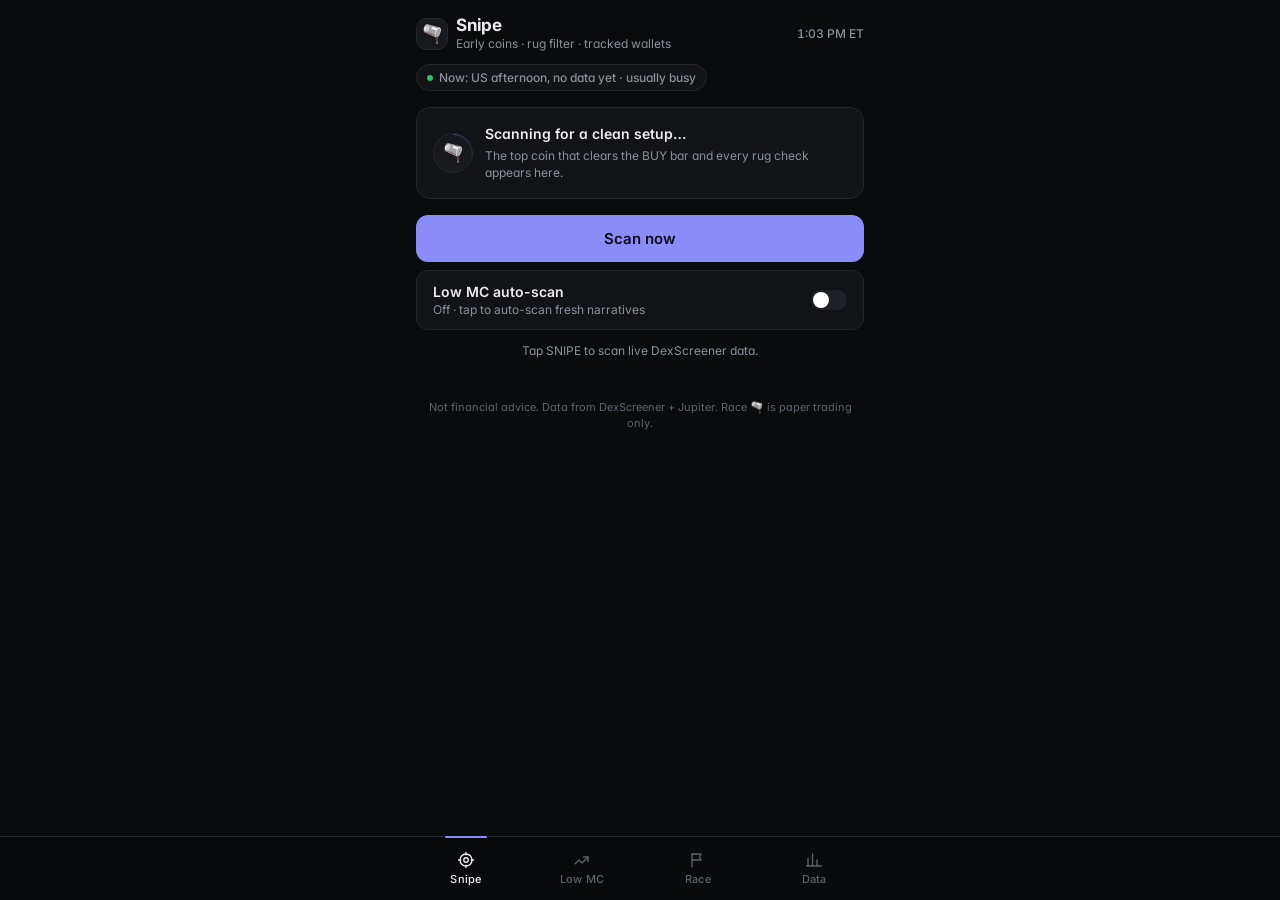
<file: snipe/index.html>
<!DOCTYPE html>
<html lang="en">
<head>
  <meta charset="UTF-8" />
  <meta name="viewport" content="width=device-width, initial-scale=1, viewport-fit=cover" />
  <meta name="theme-color" content="#0a0b0d" />
  <meta name="apple-mobile-web-app-capable" content="yes" />
  <meta name="apple-mobile-web-app-status-bar-style" content="black-translucent" />
  <meta name="description" content="Pocket Solana coin sniper. Live DexScreener + Jupiter stats, rug filter, tracked wallets, open picks in fomo." />
  <title>Snipe 🫗</title>
  <link rel="icon" href="data:image/svg+xml,<svg xmlns='http://www.w3.org/2000/svg' viewBox='0 0 100 100'><text y='.9em' font-size='90'>🫗</text></svg>" />
  <link rel="preconnect" href="https://fonts.googleapis.com" /><link rel="preconnect" href="https://fonts.gstatic.com" crossorigin />
  <link href="https://fonts.googleapis.com/css2?family=Inter:wght@400;500;600;700&display=swap" rel="stylesheet" />
  <style>
    :root {
      --bg: #0a0b0d; --s1: #121317; --s2: #17191e; --s3: #1e2027; --line: #24262d; --line2: #2e313a;
      --text: #ececf1; --muted: #8b8f9a; --dim: #5d616c;
      --accent: #8b8cf8; --accent-ink: #0d0d1a; --accent-soft: rgba(139,140,248,.12);
      --green: #2fbf71; --green-soft: rgba(47,191,113,.12); --red: #ef4f5f; --red-soft: rgba(239,79,95,.12); --amber: #d9a441; --amber-soft: rgba(217,164,65,.12);
      --r: 12px; --r2: 14px;
      --font: Inter, -apple-system, BlinkMacSystemFont, "Segoe UI", Roboto, system-ui, sans-serif;
      /* legacy names used by inline styles in scripts */
      --lime: var(--accent); --cyan: var(--accent); --pink: var(--accent); --yellow: var(--amber); --orange: var(--amber); --card-border: var(--line); --chip: var(--s3); --display: var(--font);
    }
    * { box-sizing: border-box; margin: 0; padding: 0; }
    html, body { background: var(--bg); color: var(--text); font-family: var(--font); font-size: 14px; line-height: 1.45; min-height: 100%; -webkit-tap-highlight-color: transparent; -webkit-font-smoothing: antialiased; font-feature-settings: "tnum" 1, "cv11" 1; }
    body { padding: calc(16px + env(safe-area-inset-top)) 16px calc(88px + env(safe-area-inset-bottom)); max-width: 480px; margin: 0 auto; overflow-x: hidden; }
    a { color: var(--accent); text-decoration: none; }
    b, strong { font-weight: 600; }
    header { display: flex; align-items: center; gap: 8px; margin-bottom: 12px; }
    .mascot { width: 32px; height: 32px; border-radius: 10px; background: var(--s2); border: 1px solid var(--line); display: grid; place-items: center; font-size: 18px; }
    .logo { font-size: 17px; font-weight: 700; letter-spacing: -.01em; line-height: 1.1; }
    header .sub { font-size: 12px; }
    .hdr-right { margin-left: auto; text-align: right; white-space: nowrap; font-size: 12px; color: var(--muted); font-weight: 500; }
    .pills { display: flex; gap: 8px; flex-wrap: wrap; margin: 0 0 16px; }
    .pill { font-size: 12px; font-weight: 500; padding: 4px 10px; border-radius: 999px; background: var(--s1); border: 1px solid var(--line); color: var(--muted); white-space: nowrap; }
    .pill.good::before, .pill.weak::before { content: ""; display: inline-block; width: 6px; height: 6px; border-radius: 50%; margin-right: 6px; vertical-align: 1px; }
    .pill.good::before { background: var(--green); } .pill.weak::before { background: var(--amber); }
    .pill.whale { color: var(--muted); }
    /* bottom tab bar */
    .modebar { position: fixed; left: 0; right: 0; bottom: 0; z-index: 30; display: grid; grid-template-columns: repeat(4, 1fr); padding: 6px max(8px, calc(50% - 232px)) calc(6px + env(safe-area-inset-bottom)); background: rgba(10,11,13,.92); backdrop-filter: blur(16px); -webkit-backdrop-filter: blur(16px); border-top: 1px solid var(--line); }
    .modebar button { border: 0; background: transparent; color: var(--dim); border-radius: 10px; padding: 8px 2px; font: 500 11px/1.2 var(--font); letter-spacing: .02em; cursor: pointer; display: flex; flex-direction: column; align-items: center; gap: 4px; position: relative; transition: color .15s; }
    .modebar button i { font-style: normal; width: 18px; height: 18px; display: block; }
    .modebar button i svg { width: 18px; height: 18px; stroke: currentColor; fill: none; stroke-width: 1.8; stroke-linecap: round; stroke-linejoin: round; }
    .modebar button.on { color: var(--text); }
    .modebar button.on::before { content: ""; position: absolute; top: -7px; left: 32%; right: 32%; height: 2px; border-radius: 2px; background: var(--accent); }
    .modebar button.lit::after { content: ""; position: absolute; top: 6px; right: 34%; width: 6px; height: 6px; border-radius: 50%; background: var(--accent); }
    .view[hidden] { display: none !important; }
    /* scan controls */
    #snipe { display: block; width: 100%; border: 0; border-radius: var(--r); color: var(--accent-ink); background: var(--accent); font: 600 15px var(--font); padding: 14px 16px; cursor: pointer; transition: opacity .15s, transform .1s; }
    #snipe:active { transform: scale(.99); opacity: .9; }
    #snipe.busy { background: var(--s3); color: var(--muted); }
    #snipe:disabled { cursor: wait; }
    #lowmc { display: flex; width: 100%; align-items: center; justify-content: space-between; gap: 12px; margin-top: 8px; background: var(--s1); border: 1px solid var(--line); color: var(--text); border-radius: var(--r); padding: 12px 16px; font: 600 14px var(--font); cursor: pointer; transition: border-color .15s; }
    #lowmc .lowmc-copy { text-align: left; }
    #lowmc .lowmc-kicker { display: block; font-size: 12px; font-weight: 400; color: var(--muted); margin-top: 2px; }
    #lowmc.on { border-color: var(--line2); }
    .switch { width: 36px; height: 20px; border-radius: 999px; background: var(--s3); position: relative; flex: 0 0 36px; transition: background .15s; }
    #lowmc.on .switch { background: var(--accent); }
    .knob { position: absolute; top: 2px; left: 2px; width: 16px; height: 16px; border-radius: 50%; background: #fff; transition: transform .2s ease; }
    #lowmc.on .knob { transform: translateX(16px); }
    #status { text-align: center; color: var(--muted); font-size: 12px; min-height: 16px; margin: 12px 0 16px; }
    #status.err { color: var(--red); }
    .pulse { display: inline-block; width: 6px; height: 6px; border-radius: 50%; background: var(--green); margin-right: 8px; vertical-align: 1px; animation: pulse 2s ease-in-out infinite; }
    @keyframes pulse { 0%, 100% { opacity: 1; } 50% { opacity: .35; } }
    /* coin avatars: clean circles */
    .av { position: relative; flex: 0 0 auto; width: 40px; height: 40px; border-radius: 50%; overflow: hidden; display: grid; place-items: center; font-size: 15px; font-weight: 600; color: #fff; box-shadow: inset 0 0 0 1px rgba(255,255,255,.08); background-blend-mode: normal; }
    .av img { position: absolute; inset: 0; width: 100%; height: 100%; object-fit: cover; background: transparent; }
    .av.sm { width: 32px; height: 32px; font-size: 13px; }
    .av.xs { width: 20px; height: 20px; font-size: 10px; vertical-align: middle; display: inline-grid; margin-right: 8px; }
    .av.xl { width: 56px; height: 56px; font-size: 22px; }
    /* pick cards */
    #picks { display: flex; flex-direction: column; gap: 8px; }
    .card { position: relative; background: var(--s1); border: 1px solid var(--line); border-radius: var(--r2); padding: 16px; animation: fade .25s ease both; }
    @keyframes fade { from { opacity: 0; } to { opacity: 1; } }
    .card.new-hit { animation: fade .25s ease both, newhl 2.4s ease 1; }
    @keyframes newhl { 0% { border-color: var(--accent); } 100% { border-color: var(--line); } }
    .card-top { display: flex; align-items: center; gap: 12px; }
    .rank { position: absolute; top: 16px; right: 72px; font-size: 11px; color: var(--dim); font-weight: 500; }
    .ident { flex: 1; min-width: 0; }
    .name-row { display: flex; align-items: baseline; gap: 8px; flex-wrap: wrap; padding-right: 24px; }
    .name { font-size: 15px; font-weight: 600; line-height: 1.25; word-break: break-word; }
    .sym { color: var(--muted); font-size: 12px; font-weight: 500; }
    .narrative { margin-top: 2px; font-size: 12px; color: var(--muted); line-height: 1.4; display: -webkit-box; -webkit-line-clamp: 2; -webkit-box-orient: vertical; overflow: hidden; }
    .chips { display: flex; flex-wrap: wrap; gap: 4px; margin-top: 8px; }
    .tag { font-size: 11px; font-weight: 500; padding: 2px 8px; border-radius: 6px; background: var(--s3); color: var(--muted); border: 1px solid var(--line); }
    .tag.new { color: var(--accent); border-color: rgba(139,140,248,.35); background: var(--accent-soft); }
    .tag.whale { color: var(--text); } .tag.warn { color: var(--amber); background: var(--amber-soft); border-color: transparent; } .tag.rug { color: var(--red); background: var(--red-soft); border-color: transparent; }
    .score { flex: 0 0 auto; text-align: right; min-width: 48px; }
    .score b { display: block; font-size: 20px; font-weight: 600; line-height: 1.1; }
    .score small { font-size: 10px; font-weight: 500; color: var(--dim); letter-spacing: .06em; }
    .sig { margin-top: 12px; display: flex; align-items: center; gap: 8px; }
    .sig .lbl { font: 600 11px var(--font); letter-spacing: .04em; padding: 2px 8px; border-radius: 6px; min-width: 56px; text-align: center; }
    .sig .meter { flex: 1; height: 4px; border-radius: 4px; background: var(--s3); overflow: hidden; }
    .sig .meter i { display: block; height: 100%; border-radius: 4px; transition: width .4s ease; }
    .sig.good .lbl { background: var(--green); color: #06180e; } .sig.good .meter i { background: var(--green); }
    .sig.mid .lbl { background: var(--s3); color: var(--text); } .sig.mid .meter i { background: var(--muted); }
    .sig.meh .lbl { background: var(--s3); color: var(--dim); } .sig.meh .meter i { background: var(--dim); }
    .sig.bad .lbl { background: var(--red-soft); color: var(--red); } .sig.bad .meter i { background: var(--red); }
    .why { margin-top: 8px; font-size: 12px; color: var(--muted); line-height: 1.45; }
    .stats { display: grid; grid-template-columns: 1fr 1fr 1fr; gap: 1px; margin: 12px 0; background: var(--line); border: 1px solid var(--line); border-radius: 10px; overflow: hidden; }
    .stat { background: var(--s1); padding: 8px 10px; }
    .stat .k { display: block; font-size: 11px; color: var(--dim); font-weight: 500; }
    .stat .v { display: block; margin-top: 2px; font-size: 13px; font-weight: 600; font-variant-numeric: tabular-nums; }
    .pos { color: var(--green); } .neg { color: var(--red); }
    .actions { display: flex; gap: 8px; }
    .actions button, .actions a { flex: 1; text-align: center; border: 1px solid var(--line2); border-radius: 10px; padding: 10px 8px; font: 500 13px var(--font); color: var(--text); background: transparent; cursor: pointer; transition: background .15s; }
    .actions button:hover, .actions a:hover { background: var(--s2); }
    .actions a.fomo { background: var(--text); color: #0a0b0d; border-color: var(--text); font-weight: 600; flex: 1.4; }
    .actions a.dex { color: var(--text); }
    .rugbox { margin-top: 16px; } .rugbox summary { cursor: pointer; font-weight: 500; color: var(--muted); font-size: 13px; padding: 12px 16px; background: var(--s1); border: 1px solid var(--line); border-radius: var(--r); list-style: none; }
    .rugbox summary::-webkit-details-marker { display: none; }
    .rugbox[open] summary { border-radius: var(--r) var(--r) 0 0; }
    .rugbox > .rugrow { background: var(--s1); border: 1px solid var(--line); border-top: 0; padding: 8px 16px; }
    .rugrow { display: flex; gap: 12px; align-items: center; font-size: 12px; }
    .rugrow b { font-size: 13px; } .rugrow .sub:last-child { color: var(--red); }
    footer { margin-top: 24px; text-align: center; color: var(--dim); font-size: 11px; line-height: 1.5; }
    .toast { position: fixed; left: 50%; bottom: calc(80px + env(safe-area-inset-bottom)); transform: translateX(-50%) translateY(8px); background: var(--s3); border: 1px solid var(--line2); color: var(--text); font-size: 13px; font-weight: 500; padding: 8px 16px; border-radius: 10px; opacity: 0; pointer-events: none; transition: opacity .2s, transform .2s; z-index: 40; }
    .toast.show { opacity: 1; transform: translateX(-50%) translateY(0); }
    /* panels */
    .engine-line { font-size: 12px; margin: 4px 0 8px; color: var(--muted); }
    .engine-line.ok::before, .engine-line.warn::before { content: ""; display: inline-block; width: 6px; height: 6px; border-radius: 50%; margin-right: 8px; vertical-align: 1px; }
    .engine-line.ok::before { background: var(--green); } .engine-line.warn { color: var(--amber); } .engine-line.warn::before { background: var(--amber); }
    .panel { background: var(--s1); border: 1px solid var(--line); border-radius: var(--r2); padding: 16px; margin-bottom: 8px; }
    .panel h2 { font-weight: 600; font-size: 14px; color: var(--text); margin-bottom: 12px; }
    .empty { color: var(--dim); font-size: 13px; text-align: center; padding: 8px 0; }
    .sub { color: var(--muted); font-size: 12px; font-weight: 400; }
    /* race: minimal progress bars */
    .track { display: grid; gap: 16px; margin: 16px 0; padding: 0; }
    .track .lane, .track .finish { display: none; }
    .runner { position: relative !important; left: auto !important; top: auto !important; transform: none !important; height: 6px; border-radius: 6px; background: var(--s3); }
    .runner::before { content: attr(data-name); position: absolute; left: 0; bottom: 12px; font-size: 12px; color: var(--muted); }
    .runner .car { display: none; }
    .runner .fill { position: absolute; left: 0; top: 0; bottom: 0; border-radius: 6px; background: var(--accent); transition: width .8s ease; }
    #run-me .fill { background: var(--text); }
    .runner small { position: absolute; right: 0; bottom: 10px; font: 600 12px var(--font); color: var(--text); font-variant-numeric: tabular-nums; }
    .track { padding-top: 20px; }
    .track .runner + .runner { margin-top: 16px; }
    .scorebox { display: grid; grid-template-columns: 1fr 1fr; gap: 8px; }
    .scorebox > div { background: var(--s2); border: 1px solid var(--line); border-radius: var(--r); padding: 12px; font-size: 12px; color: var(--muted); font-weight: 500; }
    .scorebox b { display: block; font-weight: 600; font-size: 20px; margin: 2px 0; color: var(--text); font-variant-numeric: tabular-nums; }
    .scorebox b.up { color: var(--green); } .scorebox b.down { color: var(--red); }
    .scorebox .sub { display: block; min-height: 16px; font-size: 11px; }
    .timer { text-align: center; font-size: 32px; font-weight: 600; letter-spacing: -.01em; font-variant-numeric: tabular-nums; color: var(--text); }
    .timer small { display: block; font: 500 11px var(--font); color: var(--dim); letter-spacing: .08em; margin-bottom: 2px; }
    .up { color: var(--green); } .down { color: var(--red); }
    .form label { display: block; font-size: 12px; color: var(--muted); margin: 8px 0 4px; font-weight: 500; }
    .form input, .me-inputs input { width: 100%; background: var(--bg); border: 1px solid var(--line2); color: var(--text); border-radius: 10px; padding: 10px 12px; font: 500 15px var(--font); font-variant-numeric: tabular-nums; }
    .form input:focus, .me-inputs input:focus { outline: none; border-color: var(--accent); }
    .form .row { display: grid; grid-template-columns: 1fr 1fr 1.25fr; gap: 8px; align-items: end; }
    .big { font-size: 32px; font-weight: 600; text-align: center; color: var(--text); font-variant-numeric: tabular-nums; }
    .big small { display: block; font: 400 12px var(--font); color: var(--muted); }
    table.stats { display: table; margin: 0; width: 100%; border: 0; background: none; border-collapse: collapse; font-size: 12px; font-variant-numeric: tabular-nums; }
    table.stats td, table.stats th { padding: 8px 4px; border-top: 1px solid var(--line); text-align: right; font-weight: 400; }
    table.stats td:first-child, table.stats th:first-child { text-align: left; }
    table.stats th { color: var(--dim); font-weight: 500; border-top: 0; font-size: 11px; }
    table.stats td:not(:first-child), table.stats th { white-space: nowrap; }
    table.stats td:first-child { width: 48%; }
    .winner { text-align: center; font-size: 16px; font-weight: 600; padding: 8px; color: var(--text); }
    .spark { width: 100%; height: 56px; display: block; margin-top: 8px; }
    .center { text-align: center; }
    .dur { display: flex; align-items: center; gap: 4px; } .dur input { padding: 10px 4px; text-align: center; } .dur span { color: var(--muted); font-size: 12px; }
    .err-line { color: var(--red); font-size: 12px; min-height: 16px; margin-top: 8px; }
    .btn-start { margin-top: 8px; width: 100%; border: 0; border-radius: var(--r); background: var(--accent); color: var(--accent-ink); font: 600 15px var(--font); padding: 14px; cursor: pointer; }
    .btn-start:active { opacity: .9; }
    .btn-start:disabled { opacity: .5; }
    .btn-stop { width: 100%; border: 1px solid var(--line2); border-radius: var(--r); background: transparent; color: var(--red); font: 500 14px var(--font); padding: 12px; cursor: pointer; }
    .legend { font-size: 11px; margin-top: 4px; } .lg-bot { color: var(--accent); } .lg-me { color: var(--text); }
    .me-row { margin-top: 16px; border-top: 1px solid var(--line); padding-top: 12px; }
    .me-row label { display: block; font-size: 12px; color: var(--muted); margin-bottom: 4px; font-weight: 500; }
    .me-inputs { display: flex; gap: 8px; }
    .me-inputs input { flex: 1; min-width: 0; }
    .me-inputs button { border: 1px solid var(--line2); border-radius: 10px; background: var(--s2); color: var(--text); font: 500 13px var(--font); padding: 0 16px; cursor: pointer; }
    #me-note { margin-top: 8px; min-height: 16px; }
    .feed-status { font-size: 13px; color: var(--text); min-height: 20px; } .feed-status.err { color: var(--amber); }
    .gap-note { margin-top: 8px; font-size: 12px; color: var(--amber); background: var(--amber-soft); border-radius: 10px; padding: 8px 12px; line-height: 1.45; }
    .feed { list-style: none; margin-top: 8px; max-height: 240px; overflow-y: auto; font-size: 12px; color: var(--muted); }
    .feed li { padding: 8px 0; border-top: 1px solid var(--line); line-height: 1.4; display: flex; align-items: center; animation: fade .3s ease both; }
    .feed li:first-child { border-top: 0; }
    .feed li time { color: var(--dim); margin-right: 8px; font-variant-numeric: tabular-nums; flex: 0 0 auto; font-size: 11px; }
    .feed li.buy { color: var(--text); } .feed li.sell-up { color: var(--green); } .feed li.sell-down { color: var(--red); } .feed li.warn { color: var(--amber); } .feed li.rug { color: var(--red); }
    .trade { border-top: 1px solid var(--line); padding: 12px 0; font-size: 13px; display: flex; gap: 12px; align-items: flex-start; }
    .trade:first-child { border-top: 0; padding-top: 0; }
    .trade .tb { flex: 1; min-width: 0; }
    .trade-head { display: flex; justify-content: space-between; gap: 8px; align-items: baseline; }
    .trade-head b { font-weight: 600; font-size: 14px; }
    .trade-head .pnl { font-weight: 600; font-variant-numeric: tabular-nums; }
    .trade .sub { margin-top: 2px; }
    .trade details { margin-top: 8px; color: var(--muted); }
    .trade summary { color: var(--accent); cursor: pointer; font-size: 12px; font-weight: 500; }
    .trade details p { margin-top: 8px; line-height: 1.5; white-space: pre-wrap; font-size: 12px; }
    .trade.flash-up { animation: flashUp 1.2s ease 1; } .trade.flash-down { animation: flashDown 1.2s ease 1; }
    @keyframes flashUp { 0%,100% { background: transparent; } 30% { background: var(--green-soft); } }
    @keyframes flashDown { 0%,100% { background: transparent; } 30% { background: var(--red-soft); } }
    .bar { height: 4px; background: var(--s3); border-radius: 4px; margin-top: 8px; overflow: hidden; position: relative; }
    .bar i { position: absolute; top: 0; bottom: 0; left: 0; width: 0; border-radius: 4px; transition: width .6s ease, background .3s; }
    .bar::after { content: ""; position: absolute; left: 23%; top: 0; bottom: 0; width: 1px; background: var(--line2); }
    .skip-rug .t-reason { color: var(--red); }
    /* FX: subtle */
    #fx { position: fixed; inset: 0; pointer-events: none; z-index: 50; overflow: hidden; }
    .confetti { position: absolute; top: -10px; width: 5px !important; height: 7px !important; border-radius: 1px; opacity: .8; animation: fall 1.6s ease-in forwards; }
    .confetti:nth-child(n+25) { display: none; }
    @keyframes fall { to { transform: translateY(60vh) rotate(240deg); opacity: 0; } }
    .flash { position: fixed; inset: 0; pointer-events: none; z-index: 49; animation: flash .6s ease forwards; }
    @keyframes flash { from { opacity: .25; } to { opacity: 0; } }
    .shake { animation: flashDown .9s ease 1; }
    .bigpop { position: fixed; left: 50%; top: calc(16px + env(safe-area-inset-top)); transform: translateX(-50%); z-index: 51; pointer-events: none; font: 600 14px var(--font); color: var(--text) !important; white-space: nowrap; background: var(--s2); padding: 10px 16px; border-radius: var(--r); border: 1px solid var(--line2); box-shadow: 0 8px 24px rgba(0,0,0,.4); animation: toastin 2.2s ease forwards; text-align: center; }
    .bigpop small { display: block; font-size: 12px; font-weight: 400; color: var(--muted); }
    @keyframes toastin { 0% { opacity: 0; transform: translate(-50%, -8px); } 12%, 80% { opacity: 1; transform: translate(-50%, 0); } 100% { opacity: 0; transform: translate(-50%, -8px); } }
    @media (prefers-reduced-motion: reduce) { *, *::before, *::after { animation: none !important; transition: none !important; } }

    /* ===== Top signal card ===== */
    .hero { position: relative; border-radius: var(--r2); margin: 0 0 16px; background: var(--s1); border: 1px solid var(--line); }
    .hero.idle { display: flex; align-items: center; gap: 12px; padding: 16px; }
    .idle-anim { position: relative; width: 40px; height: 40px; flex: none; border-radius: 50%; background: var(--s2); border: 1px solid var(--line); display: grid; place-items: center; overflow: hidden; }
    .idle-anim .radar { position: absolute; inset: -1px; border-radius: 50%; background: conic-gradient(from 0deg, rgba(139,140,248,.35), transparent 30%); animation: spin 3s linear infinite; }
    .idle-anim .radar::after { content: ""; position: absolute; inset: 2px; border-radius: 50%; background: var(--s2); }
    .idle-anim .bob { position: relative; font-size: 18px; }
    .idle-txt { display: flex; flex-direction: column; gap: 2px; } .idle-txt b { font-size: 14px; font-weight: 600; color: var(--text); }
    .hero.fire { padding: 16px; }
    .hero.fire.new { animation: fade .3s ease both, newhl 2.4s ease 1; }
    .hero-label { display: flex; justify-content: space-between; align-items: center; font-size: 11px; color: var(--dim); font-weight: 500; letter-spacing: .06em; text-transform: uppercase; margin-bottom: 12px; }
    .hero-top { display: flex; gap: 12px; align-items: center; }
    .hero-id { min-width: 0; flex: 1; }
    .badge-buy { display: inline-block; font: 600 12px var(--font); letter-spacing: .02em; padding: 4px 10px; border-radius: 999px; color: #06180e; background: var(--green); white-space: nowrap; }
    .hero-name { font-size: 17px; font-weight: 600; color: var(--text); white-space: nowrap; overflow: hidden; text-overflow: ellipsis; }
    .hero-sym { font-size: 13px; font-weight: 500; color: var(--muted); }
    .hero-str { display: flex; align-items: center; gap: 12px; margin: 16px 0 8px; flex-wrap: wrap; }
    .strength { display: inline-flex; gap: 3px; align-items: flex-end; } .strength i { width: 4px; border-radius: 1px; background: var(--s3); } .strength i.on { background: var(--green); }
    .strength i:nth-child(1) { height: 6px; } .strength i:nth-child(2) { height: 8px; } .strength i:nth-child(3) { height: 10px; } .strength i:nth-child(4) { height: 12px; } .strength i:nth-child(5) { height: 14px; }
    .hero-odds { background: var(--s2); border: 1px solid var(--line); border-radius: 10px; padding: 8px 12px; margin: 8px 0 0; font-size: 13px; color: var(--text); } .hero-odds b { color: var(--text); font-weight: 600; }
    .hero-stats { grid-template-columns: repeat(3, 1fr); }
    .thesis { margin: 0 0 12px; padding-left: 16px; font-size: 13px; line-height: 1.5; color: var(--muted); } .thesis li { margin: 2px 0; }
    .hero-actions { flex-wrap: wrap; }
    .hero-actions a.fomo.big { flex: 1 1 100%; font-size: 14px; padding: 12px; }
    .nfa { font-size: 11px; color: var(--dim); margin: 12px 0 0; text-align: center; }
    @keyframes spin { to { transform: rotate(360deg); } }
  </style>
</head>
<body>
  <header>
    <span class="mascot">🫗</span>
    <div><div class="logo">Snipe</div><div class="sub">Early coins · rug filter · tracked wallets</div></div>
    <div class="hdr-right" id="hdr-clock"></div>
  </header>
  <div class="pills"><span class="pill" id="sess-pill">Checking session…</span><span class="pill whale" id="whale-pill" hidden>—</span></div>

  <nav class="modebar" id="modebar">
    <button type="button" data-view="snipe" class="on"><i><svg viewBox="0 0 24 24"><circle cx="12" cy="12" r="8"/><circle cx="12" cy="12" r="3"/><path d="M12 2v3M12 19v3M2 12h3M19 12h3"/></svg></i>Snipe</button>
    <button type="button" data-view="lowmc"><i><svg viewBox="0 0 24 24"><path d="M3 17l5-5 4 4 8-8"/><path d="M14 8h6v6"/></svg></i>Low MC</button>
    <button type="button" data-view="race"><i><svg viewBox="0 0 24 24"><path d="M4 21V4"/><path d="M4 4h12l-2 4 2 4H4"/></svg></i>Race</button>
    <button type="button" data-view="data"><i><svg viewBox="0 0 24 24"><path d="M4 20V10M10 20V4M16 20v-8M22 20H2"/></svg></i>Data</button>
  </nav>

  <section class="view" id="view-snipe">
  <div id="buy-hero" class="hero idle"><div class="idle-anim" aria-hidden="true"><span class="radar"></span><span class="bob">🫗</span></div><div class="idle-txt"><b>Scanning for a clean setup…</b><span class="sub">The top coin that clears the BUY bar and every rug check appears here.</span></div></div>
  <button id="snipe" type="button">Scan now</button>
  <button id="lowmc" type="button" aria-pressed="false">
    <span class="lowmc-copy">
      Low MC auto-scan
      <span class="lowmc-kicker">Off · tap to auto-scan fresh narratives</span>
    </span>
    <span class="switch" aria-hidden="true"><span class="knob"></span></span>
  </button>
  <p id="status">Tap SNIPE to scan live DexScreener data.</p>
  <div id="picks"></div>
  <div id="rugs"></div>
  </section>

  <section class="view" id="view-race" hidden>
    <div class="panel form" id="race-setup">
      <h2>Race 🫗</h2>
      <p class="sub" style="margin-bottom:8px">You trade in fomo. 🫗 paper trades on its own server. Whoever's further ahead at the buzzer, or first to the goal, wins.</p>
      <p class="engine-line" id="r-engine">Checking 🫗's server…</p>
      <div class="row">
        <div><label for="r-budget">Budget $</label><input id="r-budget" type="number" inputmode="decimal" placeholder="18" /></div>
        <div><label for="r-goal">Goal $</label><input id="r-goal" type="number" inputmode="decimal" placeholder="40" /></div>
        <div><label for="r-hours">Time</label>
          <div class="dur"><input id="r-hours" type="number" inputmode="numeric" placeholder="2" aria-label="Hours" /><span>h</span><input id="r-mins" type="number" inputmode="numeric" placeholder="0" aria-label="Minutes" /><span>m</span></div>
        </div>
      </div>
      <label for="r-wallet">Your fomo wallet address (optional, tracks your balance automatically)</label>
      <input id="r-wallet" type="text" autocomplete="off" autocapitalize="off" spellcheck="false" placeholder="Leave blank to type your balance yourself" />
      <p class="err-line" id="r-err"></p>
      <button type="button" class="btn-start" id="r-start">Start race</button>
    </div>

    <div id="race-board" hidden>
      <div class="panel" id="race-main">
        <div class="winner" id="rb-banner" hidden></div>
        <div class="timer" id="rb-timer"><small>TIME LEFT</small><span id="rb-clock">--:--:--</span></div>
        <div class="track" id="rb-track">
          
          <div class="runner" id="run-bot" data-name="🫗 Bot" style="left:6%"><span class="fill" id="fill-bot"></span><span class="car">🫗</span><small id="run-bot-lbl">$0.00</small></div>
          <div class="runner" id="run-me" data-name="You" style="left:6%"><span class="fill" id="fill-me"></span><span class="car"></span><small id="run-me-lbl">$0.00</small></div>
        </div>
        <div class="scorebox">
          <div>🫗 Bot<b id="sb-bot-pnl">+$0.00</b><span class="sub" id="sb-bot-sub">—</span></div>
          <div>You<b id="sb-me-pnl">+$0.00</b><span class="sub" id="sb-me-sub">—</span></div>
        </div>
        <p class="sub center" id="rb-meta" style="margin-top:8px">—</p>
        <svg class="spark" id="rb-spark" viewBox="0 0 300 60" preserveAspectRatio="none">
          <line id="sp-base" x1="0" x2="300" y1="30" y2="30" stroke="#2e313a" stroke-dasharray="4 4" />
          <line id="sp-goal" x1="0" x2="300" y1="4" y2="4" stroke="#2fbf71" stroke-dasharray="2 4" />
          <path id="sp-me" d="" fill="none" stroke="#ececf1" stroke-width="1.5" />
          <path id="sp-bot" d="" fill="none" stroke="#8b8cf8" stroke-width="1.8" />
        </svg>
        <p class="sub center legend"><span class="lg-bot">━ 🫗</span> <span class="lg-me">━ you</span> <span>┅ start / goal</span></p>
        <div class="me-row" id="me-row">
          <label for="me-bal">My balance now $</label>
          <div class="me-inputs"><input id="me-bal" type="number" inputmode="decimal" placeholder="18" /><button type="button" id="me-upd">Update</button></div>
          <p class="sub" id="me-note"></p>
        </div>
      </div>

      <div class="panel feed-panel">
        <h2>Live 🫗 activity</h2>
        <div class="feed-status" id="rb-status"><span class="pulse"></span>Starting…</div>
        <p class="engine-line" id="rb-engine"></p>
        <p class="gap-note" id="rb-gap" hidden></p>
        <ul class="feed" id="rb-feed"></ul>
      </div>

      <div class="panel"><h2 id="h-open">🫗 Open positions (0)</h2><div id="rb-open"></div><div class="empty" id="rb-open-empty">Hunting…</div></div>
      <div class="panel"><h2 id="h-closed">🫗 Closed (0)</h2><div id="rb-closed"></div><div class="empty" id="rb-closed-empty">No closed trades yet</div></div>
      <div class="panel"><h2>Passed on</h2><div id="rb-skipped"></div><div class="empty" id="rb-skipped-empty">Nothing yet</div></div>

      <button type="button" class="btn-stop" id="r-stop">Stop race</button>
      <button type="button" class="btn-start" id="r-new" hidden>New race</button>
      <p class="sub center" style="margin-top:10px" id="rb-foot">Paper trades with 4% slippage + 1% fee each way.</p>
    </div>
  </section>

  <section class="view" id="view-data" hidden>
    <div id="intel-body"></div>
    <div id="data-body"><div class="panel"><div class="empty">Loading data…</div></div></div>
  </section>

  <footer>Not financial advice. Data from DexScreener + Jupiter. Race 🫗 is paper trading only.</footer>
  <div id="toast" class="toast" role="status">Copied</div>
  <div id="fx"></div>

  <script>
    (function () {
      const DS = "https://api.dexscreener.com";
      const MAX_AGE_MS = 24 * 60 * 60 * 1000;
      const MIN_LIQ = 10000;
      const MAX_MCAP = 5000000;
      const MIN_VOL_H1 = 1000;
      const MIN_TXNS_H1 = 10;
      const TOP_N = 8;
      const BATCH = 30;
      const LOW_MC_KEY = "snipe.lowMc";
      const LOW_MC_EVERY_MS = 20000;
      const LOW_MAX_AGE_MS = 6 * 60 * 60 * 1000;
      const LOW_PREF_AGE_MS = 2 * 60 * 60 * 1000;
      const LOW_MAX_MCAP = 300000;
      const LOW_MIN_MCAP = 5000;
      const LOW_MIN_MCAP_BONDING = 1000;
      const LOW_MIN_LIQ = 1000;
      const SEARCH_QUERIES = ["pump", "solana", "pumpfun"];

      const $btn = document.getElementById("snipe");
      const $low = document.getElementById("lowmc");
      const $status = document.getElementById("status");
      const $picks = document.getElementById("picks");
      const $toast = document.getElementById("toast");
      let toastTimer = null;
      let lowMcOn = false;
      let scanning = false;
      let countdownTimer = null;
      let nextScanAt = 0;
      let lastScanLabel = "";
      let lastScanHadError = false;
      let lastPickCount = 0;
      let primedMints = false;
      let seenMints = {};
      let statusOverride = null;

      function clamp(n, lo, hi) {
        return Math.min(hi, Math.max(lo, n));
      }
      function num(v) {
        const n = Number(v);
        return Number.isFinite(n) ? n : 0;
      }
      // ===== v2 scoring block (generated from tracker/v2.mjs by build/v6/build.py) =====
      // ==== Snipe scoring v2 (single source of truth: build/inject-v2.py copies this block into snipe.html) ====
      // Input x: flat features {mcap, liq, vol5, vol1h, chg5, chg1h, buys5, sells5, buys1, sells1, ageMin, bonding, boost, website, twitter, hasDesc,
      //   jHolders, jTop10Pct, jBotPct, jDevPct, jBundlePct, jSniperPct, jInsiderPct, jDevMints, jDevMigrations, jMintOff, jFreezeOff, wHits}
      // Built from 272 decided tracker picks (Nov 14 2026, 1:39-7:45 PM ET). Simple thresholds on purpose (small sample, avoid overfitting).
      const SCORE_VERSION = 2;
      const SESSIONS = [ // ET hours [from, to), prior = how active/strong memecoin flow usually is (1 = normal)
        { key: "asia", name: "Asia open", from: 21, to: 1, prior: 1.0 },
        { key: "late", name: "Late night (Asia/EU gap)", from: 1, to: 5, prior: 0.7 },
        { key: "eu", name: "EU session", from: 5, to: 9, prior: 0.8 },
        { key: "usam", name: "US morning", from: 9, to: 13, prior: 0.9 },
        { key: "uspm", name: "US afternoon", from: 13, to: 17, prior: 1.05 },
        { key: "useve", name: "US evening", from: 17, to: 21, prior: 1.05 }
      ];
      const TOD_MIN_N = 30;
      function etHour(t) { return Number(new Date(t).toLocaleString("en-US", { timeZone: "America/New_York", hour: "numeric", hour12: false })) % 24; }
      function etDow(t) { return new Date(t).toLocaleString("en-US", { timeZone: "America/New_York", weekday: "short" }); }
      function sessionOf(t) {
        const h = etHour(t);
        for (const s of SESSIONS) if (s.from < s.to ? h >= s.from && h < s.to : h >= s.from || h < s.to) return s;
        return SESSIONS[0];
      }
      // tod = { overall: {n, winRate}, sessions: { key: {n, winRate} } } measured by the tracker (winRate in %). Falls back to prior when n < 30.
      function sessionFactor(t, tod) {
        const s = sessionOf(t), m = tod && tod.sessions && tod.sessions[s.key], o = tod && tod.overall;
        let f = s.prior, src = "prior";
        if (m && m.n >= TOD_MIN_N && o && o.winRate > 0) { f = Math.min(1.25, Math.max(0.6, m.winRate / o.winRate)); src = "measured"; }
        return { key: s.key, name: s.name, f: Math.round(f * 100) / 100, src, n: m ? m.n : 0, winRate: m ? m.winRate : null };
      }
      const _r = (b, s) => (s ? b / s : b ? 9 : 1);
      function freshDev(x) { return (x.jDevMints != null && x.jDevMints <= 2 && (x.jDevMigrations || 0) <= 1) || (x.jDevFundedAgeH != null && x.jDevFundedAgeH < 6); }
      // HARD SKIP: rug profiles. Backtest: catches ~2/3 of past rugs, cuts ~1/5 of winners.
      function rugRisk(x) {
        const out = [], r5 = _r(x.buys5, x.sells5), r1 = _r(x.buys1, x.sells1);
        if (x.chg1h > 500) out.push("already pumped " + Math.round(x.chg1h) + "% in 1h");
        const n5 = (x.buys5 || 0) + (x.sells5 || 0), n1 = (x.buys1 || 0) + (x.sells1 || 0);
        if ((r5 > 3 && n5 >= 12) || (r1 > 3 && n1 >= 20)) out.push("buys/sells " + Math.max(n5 >= 12 ? r5 : 0, n1 >= 20 ? r1 : 0).toFixed(1) + "x (bot-pump pattern)");
        if (x.jTop10Pct > 40) out.push("top 10 wallets hold " + Math.round(x.jTop10Pct) + "%");
        if (x.jBotPct > 50) out.push("bots are " + Math.round(x.jBotPct) + "% of holders");
        if (!x.bonding && x.mcap > 0 && x.liq >= 0 && x.liq / x.mcap < 0.1) out.push("liquidity only " + Math.round(x.liq / x.mcap * 100) + "% of MC");
        if (x.jDevPct > 10) out.push("dev holds " + Math.round(x.jDevPct) + "%");
        if (x.jBundlePct > 15) out.push("bundlers hold " + Math.round(x.jBundlePct) + "%");
        if (x.jSniperPct > 25) out.push("snipers hold " + Math.round(x.jSniperPct) + "%");
        if (x.jInsiderPct > 30) out.push("insiders hold " + Math.round(x.jInsiderPct) + "%");
        if (x.jMintOff === false) out.push("mint authority ON");
        if (x.jFreezeOff === false) out.push("freeze authority ON");
        return out;
      }
      // soft warnings (score penalty, shown on card, not a hard skip)
      function rugWarn(x) {
        const out = [];
        if (freshDev(x)) out.push("fresh dev wallet");
        if (x.chg5 > 200) out.push("spiked " + Math.round(x.chg5) + "% in 5m");
        if (x.jBotPct >= 40 && x.jBotPct <= 50) out.push("bots " + Math.round(x.jBotPct) + "%");
        return out;
      }
      // 0-100. Favors EARLIER + QUIETER coins: caps 1h/5m pump, penalizes lopsided buy ratios and extreme vol/MC, rewards holder growth + real socials.
      function scoreV2(x, sess) {
        let s = 50; const why = [], m = x.mcap || 1, r5 = _r(x.buys5, x.sells5), r1 = _r(x.buys1, x.sells1), add = (n, w) => { s += n; if (w) why.push((n > 0 ? "+" : "") + n + " " + w); };
        if (x.chg1h <= 0) add(-5, "falling 1h"); else if (x.chg1h <= 300) add(5, "early (1h +" + Math.round(x.chg1h) + "%)"); else add(-6, "late (1h +" + Math.round(x.chg1h) + "%)");
        if (x.chg5 > 100) add(-5, "5m spike"); else if (x.chg5 < -10) add(-3, "5m dump");
        add(r5 < 1 ? 6 : r5 < 1.5 ? 3 : r5 < 2 ? 0 : -6, r5 < 1.5 ? "calm 5m flow" : r5 >= 2 ? "lopsided 5m buys" : "");
        add(r1 < 1 ? 4 : r1 < 1.5 ? 2 : r1 < 2 ? 0 : -4, "");
        const v1 = x.vol1h / m; if (v1 > 4) add(-12, "churny vol/MC " + v1.toFixed(1) + "x"); else if (v1 >= 1) add(4, "healthy volume");
        if (x.vol5 / m > 2) add(-6, "5m vol > 2x MC");
        if (m >= 10e3 && m <= 50e3) add(6, "MC sweet spot"); else if (m > 150e3) add(-4, "big MC");
        const h = x.jHolders;
        if (h != null) { if (h >= 40 && h <= 400) add(4, h + " holders"); if (h >= 40 && x.ageMin > 0 && h / x.ageMin >= 8 && h < 600) add(3, "holders growing"); if (h < 25) add(-4, "few holders"); }
        if (x.website) add(6, "website"); if (x.twitter) add(3, "X"); if (x.hasDesc) add(2, ""); if (x.boost > 0) add(4, "boosted");
        if (x.jBotPct >= 40) add(-5, "bot-heavy"); if (x.jTop10Pct >= 25) add(-3, "");
        if (freshDev(x)) add(-4, "fresh dev");
        if (x.wHits > 0) add(Math.min(20, 12 + (x.wHits - 1) * 4), "" + x.wHits + " tracked wallet" + (x.wHits > 1 ? "s" : ""));
        if (sess) { const a = Math.round((sess.f - 1) * 30); if (a) add(Math.max(-12, Math.min(6, a)), sess.name + " hours"); }
        return { score: Math.round(Math.min(100, Math.max(0, s))), why };
      }
      // BUY signal bar: needs a higher score in weak hours
      function signalOf(score, rug, sess) {
        if (rug && rug.length) return { label: "AVOID", tone: "bad", pct: 8 };
        const bar = 62 + (sess ? Math.round((1 - sess.f) * 20) : 0);
        if (score >= bar) return { label: "BUY", tone: "good", pct: Math.min(100, 60 + (score - bar) * 3) };
        if (score >= bar - 10) return { label: "WATCH", tone: "mid", pct: 35 + (score - bar + 10) * 2.5 };
        return { label: "SKIP", tone: "meh", pct: Math.max(10, score / 2) };
      }
      // BUY!!! hero: fires when score clears the session-adjusted bar and no rug flag. Strength 1-5 🔥 = 1 + (score - bar) / 5.
      function buyBar(sess) { return 62 + (sess ? Math.round((1 - sess.f) * 20) : 0); }
      function buyTier(score, rug, sess) {
        if (rug && rug.length) return 0;
        const m = score - buyBar(sess); return m < 0 ? 0 : Math.min(5, 1 + Math.floor(m / 5));
      }
      // backtest of the BUY!!! signal (pre-v2 tracker picks, Nov 14 2026 1:39-8 PM ET, session priors, in-sample). hit = % that went +50% within 4h before -30%.
      const BUY_BT = { src: "backtest Nov 14", all: { n: 93, hit: 28.0, rug: 10 }, "t1-2": { n: 71, hit: 21.1, rug: 7 }, "t3+": { n: 22, hit: 50.0, rug: 3 } };
      function tierGroup(t) { return t >= 3 ? "t3+" : "t1-2"; }
      // live tracker BUY!!! stats (tod.buy) replace the backtest once a group has n>=30 decided
      function buyStats(tier, live) {
        const g = tierGroup(tier), L = live && live[g], A = live && live.all;
        if (L && L.n >= 30) return { g, n: L.n, hit: L.hit, src: "live tracker" };
        if (BUY_BT[g].n >= 20) return { g, n: BUY_BT[g].n, hit: BUY_BT[g].hit, src: BUY_BT.src };
        if (A && A.n >= 30) return { g: "all", n: A.n, hit: A.hit, src: "live tracker" };
        return { g: "all", n: BUY_BT.all.n, hit: BUY_BT.all.hit, src: BUY_BT.src };
      }
      // ==== end v2 ====

      // ===== intel: tracked wallets + time-of-day stats (published by the box every 30 min) =====
      const WALLET_DOC = "https://textdb.dev/api/data/40cb5116-24be-4862-86e8-1d11287cee2d";
      const JUP = "https://datapi.jup.ag/v1";
      const INTEL = { wallets: new Map(), tod: null, n: 0, coins: 0, winners: 0, updated: null, at: 0, err: "" };
      async function loadIntel(force) {
        if (!force && Date.now() - INTEL.at < 10 * 60e3) return INTEL;
        INTEL.at = Date.now();
        try {
          const ctl = new AbortController(); const to = setTimeout(function () { ctl.abort(); }, 10000);
          const r = await fetch(WALLET_DOC + "?t=" + Date.now(), { cache: "no-store", signal: ctl.signal }); clearTimeout(to);
          const t = (await r.text()).trim(); const d = t ? JSON.parse(t) : null;
          if (d) {
            INTEL.wallets = new Map((d.w || []).map(function (x) { return [x[0], { score: x[1], wins: x[2], pwins: x[3], bad: x[4], pnl: x[5] }]; }));
            INTEL.tod = d.tod || null; INTEL.n = d.n || 0; INTEL.coins = d.coins || 0; INTEL.winners = d.winners || 0; INTEL.updated = d.updated || null;
          }
          INTEL.err = "";
        } catch (e) { INTEL.err = e.message || "error"; }
        paintPills();
        return INTEL;
      }
      function sessNow() { return sessionFactor(Date.now(), INTEL.tod); }
      function paintPills() {
        const s = sessNow(), el = document.getElementById("sess-pill"), w = document.getElementById("whale-pill");
        if (el) {
          el.textContent = "Now: " + s.name + (s.n ? ", " + s.winRate + "% hit rate, n=" + s.n : ", no data yet") + (s.src === "prior" ? (s.f >= 1 ? " · usually busy" : " · usually slow, pickier") : (s.f >= 1 ? " · strong hours" : s.f < 0.9 ? " · weak hours, pickier" : ""));
          el.className = "pill " + (s.f >= 1 ? "good" : s.f < 0.9 ? "weak" : "");
        }
        if (w) { w.hidden = !INTEL.updated; w.textContent = "" + INTEL.wallets.size + " tracked wallets"; }
        const c = document.getElementById("hdr-clock");
        if (c) c.textContent = new Date().toLocaleTimeString("en-US", { timeZone: "America/New_York", hour: "numeric", minute: "2-digit" }) + " ET";
      }
      const JCACHE = {};
      function jFields(a) {
        const au = a.audit || {}, bs = au.bundlerStats || {}, n = function (v) { return v == null || !isFinite(Number(v)) ? null : Number(v); };
        return { jHolders: n(a.holderCount), jTop10Pct: n(au.topHoldersPercentage), jBotPct: n(au.botHoldersPercentage), jDevPct: n(au.devBalancePercentage),
          jBundlePct: n(bs.holdingPct != null ? bs.holdingPct : bs.holdingPercentage), jSniperPct: n(au.sniperPct != null ? au.sniperPct : au.snipersHoldingPercentage),
          jInsiderPct: n(au.insiderPct != null ? au.insiderPct : au.insidersHoldingPercentage), jDevMints: n(au.devMints), jDevMigrations: n(au.devMigrations),
          jMintOff: au.mintAuthorityDisabled != null ? au.mintAuthorityDisabled : null, jFreezeOff: au.freezeAuthorityDisabled != null ? au.freezeAuthorityDisabled : null,
          jDevFundedAgeH: au.devFundedAt ? (Date.now() - Date.parse(au.devFundedAt)) / 36e5 : null, icon: a.icon || "", dev: a.dev || "" };
      }
      async function jupInfo(mints) {
        const need = mints.filter(function (m) { return !(JCACHE[m] && Date.now() - JCACHE[m].at < 90000); });
        for (let i = 0; i < need.length; i += 20) {
          try {
            const arr = await getJson(JUP + "/assets/search?query=" + need.slice(i, i + 20).join(","));
            (Array.isArray(arr) ? arr : []).forEach(function (a) { JCACHE[a.id] = { at: Date.now(), j: jFields(a) }; });
          } catch (e) {}
        }
        const out = {}; mints.forEach(function (m) { if (JCACHE[m]) out[m] = JCACHE[m].j; }); return out;
      }
      const WCACHE = {};
      async function walletHits(mint) {
        if (!INTEL.wallets.size) return { hits: 0, wallets: [] };
        const c = WCACHE[mint]; if (c && Date.now() - c.at < 60000) return c.r;
        let r = { hits: 0, wallets: [] };
        try {
          const d = await getJson(JUP + "/txs/" + mint + "?limit=100"); const set = new Set();
          (d.txs || []).forEach(function (t) { if (t.type === "buy" && INTEL.wallets.has(t.traderAddress)) set.add(t.traderAddress); });
          r = { hits: set.size, wallets: Array.from(set) };
        } catch (e) {}
        WCACHE[mint] = { at: Date.now(), r: r }; return r;
      }
      function flatOf(p, meta, j) {
        const tx5 = (p.txns && p.txns.m5) || {}, tx1 = (p.txns && p.txns.h1) || {}, flags = socialFlags(meta && meta.links);
        const x = { mcap: num(p.marketCap) || num(p.fdv), liq: num(p.liquidity && p.liquidity.usd),
          vol5: num(p.volume && p.volume.m5), vol1h: num(p.volume && p.volume.h1), chg5: num(p.priceChange && p.priceChange.m5), chg1h: num(p.priceChange && p.priceChange.h1),
          buys5: num(tx5.buys), sells5: num(tx5.sells), buys1: num(tx1.buys), sells1: num(tx1.sells), ageMin: Math.round((Date.now() - num(p.pairCreatedAt)) / 60000),
          bonding: isBonding(p), boost: num(meta && meta.boost), website: flags.website, twitter: flags.twitter, hasDesc: !!String((meta && meta.desc) || "").trim(), wHits: 0 };
        if (j) Object.keys(j).forEach(function (k) { if (k !== "icon" && k !== "dev") x[k] = j[k]; });
        return x;
      }
      function iconOf(p, meta, j) { return (p && p.info && p.info.imageUrl) || (meta && meta.icon) || (j && j.icon) || ""; }
      function avatarHtml(img, sym, size) {
        const s = String(sym || "?").replace(/^\$+/, "") || "?"; let h = 7;
        Array.from(s).forEach(function (ch) { h = (h * 31 + ch.codePointAt(0)) >>> 0; });
        const c1 = "hsl(" + (h % 360) + ",22%,34%)", c2 = "hsl(" + (h % 360) + ",18%,24%)";
        const ini = escapeHtml(Array.from(s)[0].toUpperCase());
        return '<span class="av' + (size ? " " + size : "") + '" style="background:linear-gradient(135deg,' + c1 + "," + c2 + ')">' + ini +
          (img ? '<img src="' + escapeHtml(img) + '" alt="" loading="lazy" referrerpolicy="no-referrer" onerror="this.remove()">' : "") + "</span>";
      }
      const FX = {
        ok: function () { return !/[?&]engine=box\b/.test(location.search) && !document.hidden; },
        confetti: function (n) {
          const box = document.getElementById("fx"); if (!box || !FX.ok()) return;
          const cols = ["#b6ff3b", "#ff4fa3", "#3be8ff", "#ffd23b", "#ff9a3b", "#2bf59a", "#ffffff"];
          for (let i = 0; i < (n || 80); i++) {
            const d = document.createElement("i"); d.className = "confetti";
            d.style.left = Math.random() * 100 + "vw"; d.style.background = cols[i % cols.length];
            d.style.animationDelay = Math.random() * 0.35 + "s"; d.style.animationDuration = 1.3 + Math.random() * 1.3 + "s";
            d.style.width = 6 + Math.random() * 8 + "px"; d.style.borderRadius = Math.random() < 0.3 ? "50%" : "2px";
            box.appendChild(d); setTimeout(function () { d.remove(); }, 3200);
          }
        },
        flash: function (color) { if (!FX.ok()) return; const d = document.createElement("div"); d.className = "flash"; d.style.background = color; document.body.appendChild(d); setTimeout(function () { d.remove(); }, 800); },
        pop: function (html, color) { if (!FX.ok()) return; const d = document.createElement("div"); d.className = "bigpop"; d.innerHTML = html; if (color) d.style.color = color; document.body.appendChild(d); setTimeout(function () { d.remove(); }, 1500); },
        shake: function (el) { if (!FX.ok()) return; el = el || document.body; el.classList.remove("shake"); void el.offsetWidth; el.classList.add("shake"); setTimeout(function () { el.classList.remove("shake"); }, 1000); },
        buzz: function (p) { if (navigator.vibrate) try { navigator.vibrate(p); } catch (e) {} }
      };
      // fill in a missing coin picture later (older race entries saved before pictures existed)
      const ICONS = {}, ICON_Q = {}; let iconTimer = null;
      function iconLater(mint, cb) {
        if (!mint) return "";
        if (ICONS[mint] !== undefined) return ICONS[mint];
        (ICON_Q[mint] = ICON_Q[mint] || []).push(cb);
        if (!iconTimer) iconTimer = setTimeout(async function () {
          iconTimer = null; const ms = Object.keys(ICON_Q).slice(0, 40), cbs = {}; ms.forEach(function (m) { cbs[m] = ICON_Q[m]; delete ICON_Q[m]; });
          const ja = await jupInfo(ms);
          ms.forEach(function (m) { ICONS[m] = (ja[m] && ja[m].icon) || ""; (cbs[m] || []).forEach(function (f) { try { f(ICONS[m]); } catch (e) {} }); });
        }, 400);
        return "";
      }
      async function getJson(url) {
        const ctl = typeof AbortController !== "undefined" ? new AbortController() : null;
        const to = ctl ? setTimeout(function () { ctl.abort(); }, 12000) : null;
        let res;
        try { res = await fetch(url, ctl ? { signal: ctl.signal } : undefined); }
        finally { if (to) clearTimeout(to); }
        if (!res.ok) throw new Error("DexScreener " + res.status);
        return res.json();
      }
      function solanaItems(data) {
        return (Array.isArray(data) ? data : []).filter(function (x) {
          return String(x && x.chainId || "").toLowerCase() === "solana" && x.tokenAddress;
        });
      }
      function hasLink(links, pred) {
        return (links || []).some(pred);
      }
      function metaFrom(item, prev) {
        const m = prev || { desc: "", links: [], boost: 0, icon: "" };
        if (item.description && !m.desc) m.desc = item.description;
        if (item.links && item.links.length) m.links = item.links;
        const boost = Math.max(num(item.totalAmount), num(item.amount));
        if (boost > m.boost) m.boost = boost;
        if (item.icon && !m.icon) m.icon = item.icon;
        return m;
      }
      function collectAddresses(profileLists) {
        const map = {};
        const order = [];
        profileLists.forEach(function (list) {
          solanaItems(list).forEach(function (item) {
            const addr = item.tokenAddress;
            if (!map[addr]) order.push(addr);
            map[addr] = metaFrom(item, map[addr]);
          });
        });
        return { order: order, meta: map };
      }
      function ingestSearchPairs(collected, pairs) {
        const extra = [];
        (pairs || []).forEach(function (p) {
          if (!p || String(p.chainId || "").toLowerCase() !== "solana") return;
          const addr = p.baseToken && p.baseToken.address;
          if (!addr) return;
          if (!collected.meta[addr]) {
            collected.order.push(addr);
            collected.meta[addr] = { desc: "", links: [], boost: 0, icon: "" };
          }
          const info = p.info || {};
          const meta = collected.meta[addr];
          if (info.imageUrl && !meta.icon) meta.icon = info.imageUrl;
          const links = [];
          (info.websites || []).forEach(function (w) {
            links.push({ type: "website", label: "Website", url: w.url || w });
          });
          (info.socials || []).forEach(function (s) {
            links.push({ type: s.type || "social", label: s.type || "social", url: s.url });
          });
          if (links.length && !(meta.links && meta.links.length)) meta.links = links;
          extra.push(p);
        });
        return extra;
      }
      function chunk(arr, size) {
        const out = [];
        for (let i = 0; i < arr.length; i += size) out.push(arr.slice(i, i + size));
        return out;
      }
      async function fetchPairs(addresses) {
        const pairs = [];
        const groups = chunk(addresses, BATCH);
        for (let i = 0; i < groups.length; i++) {
          const url = DS + "/tokens/v1/solana/" + groups[i].join(",");
          const data = await getJson(url);
          if (Array.isArray(data)) pairs.push.apply(pairs, data);
        }
        return pairs;
      }
      function bestPair(pairs) {
        const byMint = {};
        pairs.forEach(function (p) {
          if (!p || String(p.chainId || "").toLowerCase() !== "solana") return;
          const mint = p.baseToken && p.baseToken.address;
          if (!mint) return;
          const key = mint;
          const liq = p.liquidity && num(p.liquidity.usd);
          const prev = byMint[key];
          if (!prev || liq > ((prev.liquidity && num(prev.liquidity.usd)) || 0)) {
            byMint[key] = p;
          }
        });
        return byMint;
      }
      function isBonding(p) {
        const dex = String((p && p.dexId) || "").toLowerCase();
        if (dex === "pumpfun") return true;
        const mint = String((p && p.baseToken && p.baseToken.address) || "");
        const liq = p && p.liquidity && Number.isFinite(Number(p.liquidity.usd)) ? num(p.liquidity.usd) : 0;
        return dex !== "pumpswap" && dex !== "raydium" && mint.toLowerCase().endsWith("pump") && liq <= 0;
      }
      function isEarly(p) {
        const liq = p.liquidity && num(p.liquidity.usd);
        const mcap = num(p.marketCap) || num(p.fdv);
        const created = num(p.pairCreatedAt);
        const age = created ? Date.now() - created : Infinity;
        const vol1h = (p.volume && num(p.volume.h1)) || 0;
        const tx = (p.txns && p.txns.h1) || {};
        const txns = num(tx.buys) + num(tx.sells);
        if (age > MAX_AGE_MS) return false;
        if (!(liq >= MIN_LIQ)) return false;
        if (!(mcap > 0 && mcap <= MAX_MCAP)) return false;
        if (vol1h < MIN_VOL_H1 && txns < MIN_TXNS_H1) return false;
        return true;
      }
      function isLowMc(p) {
        const bonding = isBonding(p);
        const mcap = num(p.marketCap) || num(p.fdv);
        const created = num(p.pairCreatedAt);
        const age = created ? Date.now() - created : Infinity;
        const vol5 = (p.volume && num(p.volume.m5)) || 0;
        const vol1h = (p.volume && num(p.volume.h1)) || 0;
        const tx5 = (p.txns && p.txns.m5) || {};
        const tx1 = (p.txns && p.txns.h1) || {};
        const txns5 = num(tx5.buys) + num(tx5.sells);
        const txns1 = num(tx1.buys) + num(tx1.sells);
        if (age > LOW_MAX_AGE_MS) return false;
        if (!(mcap > 0 && mcap <= LOW_MAX_MCAP)) return false;
        if (mcap < (bonding ? LOW_MIN_MCAP_BONDING : LOW_MIN_MCAP)) return false;
        const hasLiq = p.liquidity && Number.isFinite(Number(p.liquidity.usd));
        if (!bonding && hasLiq && !(num(p.liquidity.usd) >= LOW_MIN_LIQ)) return false;
        if (!bonding && !hasLiq) return false;
        if (vol5 < 100 && vol1h < 500 && txns5 < 5 && txns1 < 10) return false;
        return true;
      }
      function socialFlags(links) {
        const website = hasLink(links, function (l) {
          const label = String(l.label || "").toLowerCase();
          const type = String(l.type || "").toLowerCase();
          return label === "website" || type === "website" || (l.url && !type && !label);
        });
        const twitter = hasLink(links, function (l) {
          const t = String(l.type || l.label || "").toLowerCase();
          return t === "twitter" || t === "x" || /twitter\.com|x\.com/i.test(l.url || "");
        });
        const other = hasLink(links, function (l) {
          const t = String(l.type || l.label || "").toLowerCase();
          return t === "telegram" || t === "discord" || /t\.me|discord/i.test(l.url || "");
        });
        return { website: website, twitter: twitter, other: other };
      }
      function hasNarrative(meta) {
        const desc = String((meta && meta.desc) || "").trim();
        const flags = socialFlags(meta && meta.links);
        return !!(desc || flags.website || flags.twitter || flags.other);
      }
      function scorePick(p, meta) {
        const chg5 = num(p.priceChange && p.priceChange.m5);
        const chg1 = num(p.priceChange && p.priceChange.h1);
        const s5 = clamp((chg5 + 10) / 60 * 20, 0, 20);
        const s1 = clamp((chg1 + 20) / 120 * 20, 0, 20);
        const liq = num(p.liquidity && p.liquidity.usd);
        const vol1 = num(p.volume && p.volume.h1);
        const sVol = liq ? clamp((vol1 / liq) / 2 * 25, 0, 25) : 0;
        const tx = (p.txns && p.txns.h1) || {};
        const buys = num(tx.buys);
        const sells = num(tx.sells);
        const total = buys + sells;
        const ratio = total ? buys / total : 0.5;
        const sBs = clamp((ratio - 0.4) / 0.4 * 15, 0, 15);
        const boost = num(meta && meta.boost);
        const sBoost = clamp((Math.log(boost + 1) / Math.log(501)) * 10, 0, 10);
        const flags = socialFlags(meta && meta.links);
        const sSocial = (flags.website ? 5 : 0) + (flags.twitter ? 3 : 0) + (flags.other ? 2 : 0);
        return Math.round(s5 + s1 + sVol + sBs + sBoost + sSocial);
      }
      function scoreLowMc(p, meta) {
        const mcap = Math.max(num(p.marketCap) || num(p.fdv), 1);
        const vol5 = num(p.volume && p.volume.m5);
        const vol1 = num(p.volume && p.volume.h1);
        const sVol = clamp((vol5 / mcap) * 40, 0, 20) + clamp((vol1 / mcap) * 20, 0, 15);
        const tx5 = (p.txns && p.txns.m5) || {};
        const tx1 = (p.txns && p.txns.h1) || {};
        const buys5 = num(tx5.buys);
        const sells5 = num(tx5.sells);
        const buys1 = num(tx1.buys);
        const sells1 = num(tx1.sells);
        const ratio5 = sells5 > 0 ? buys5 / sells5 : (buys5 > 0 ? 3 : 1);
        const ratio1 = sells1 > 0 ? buys1 / sells1 : (buys1 > 0 ? 3 : 1);
        const sBs = clamp((ratio5 - 1) / 1.5 * 15, 0, 15) + clamp((ratio1 - 1) / 1.5 * 8, 0, 8);
        const sTxn = clamp((buys5 + sells5) / 80 * 15, 0, 15);
        const chg5 = num(p.priceChange && p.priceChange.m5);
        const chg1 = num(p.priceChange && p.priceChange.h1);
        let sChg = 0;
        if (chg5 > 0) sChg += clamp(chg5 / 80 * 10, 0, 10);
        else sChg += clamp(chg5 / 40 * 5, -8, 0);
        if (chg1 > 500) sChg -= clamp((chg1 - 500) / 500 * 15, 0, 15);
        else if (chg1 > 0) sChg += clamp(chg1 / 200 * 10, 0, 10);
        else sChg += clamp(chg1 / 50 * 5, -8, 0);
        const age = Date.now() - num(p.pairCreatedAt);
        const sAge = age < 60 * 60 * 1000 ? 12 : age < LOW_PREF_AGE_MS ? 8 : age < 4 * 60 * 60 * 1000 ? 4 : 0;
        const sBond = isBonding(p) ? 5 : 0;
        const boost = num(meta && meta.boost);
        const sBoost = clamp((Math.log(boost + 1) / Math.log(501)) * 8, 0, 8);
        const flags = socialFlags(meta && meta.links);
        const sSocial = (flags.website ? 5 : 0) + (flags.twitter ? 3 : 0) + (flags.other ? 2 : 0) + (String((meta && meta.desc) || "").trim() ? 4 : 0);
        return Math.round(sVol + sBs + sTxn + sChg + sAge + sBond + sBoost + sSocial);
      }
      function fmtUsd(n) {
        if (!Number.isFinite(n) || n <= 0) return "—";
        if (n >= 1e6) return "$" + (n / 1e6).toFixed(2) + "M";
        if (n >= 1e3) return "$" + (n / 1e3).toFixed(1) + "K";
        return "$" + Math.round(n);
      }
      function fmtPct(n) {
        if (!Number.isFinite(n)) return "—";
        const sign = n > 0 ? "+" : "";
        return sign + n.toFixed(1) + "%";
      }
      function fmtAge(ms) {
        if (!Number.isFinite(ms) || ms < 0) return "—";
        const mins = Math.floor(ms / 60000);
        const h = Math.floor(mins / 60);
        const m = mins % 60;
        if (h <= 0) return m + "m";
        if (m === 0) return h + "h";
        return h + "h " + m + "m";
      }
      function truncate(text, max) {
        const t = String(text || "").replace(/\s+/g, " ").trim();
        if (!t) return "No profile description.";
        return t.length > max ? t.slice(0, max - 1).trim() + "…" : t;
      }
      function narrativeText(p, meta) {
        if (meta && meta.desc) return truncate(meta.desc, 110);
        const flags = socialFlags(meta && meta.links);
        const bits = [];
        if (isBonding(p)) bits.push("Bonding-curve token with little history.");
        else if (/pumpswap|raydium/i.test(String(p.dexId || ""))) bits.push("Fresh migration with early numbers.");
        else bits.push("New Solana token, thin history.");
        const links = [flags.website && "website", flags.twitter && "X", flags.other && "community"].filter(Boolean);
        if (links.length) bits.push(links.join(" + "));
        return bits.join(" · ");
      }
      function escapeHtml(s) {
        return String(s)
          .replace(/&/g, "&amp;")
          .replace(/</g, "&lt;")
          .replace(/>/g, "&gt;")
          .replace(/"/g, "&quot;");
      }
      function pctClass(n) {
        if (!Number.isFinite(n)) return "";
        return n >= 0 ? "pos" : "neg";
      }
      function stampNow() {
        return new Date().toLocaleString("en-US", {
          timeZone: "America/New_York",
          hour: "numeric",
          minute: "2-digit",
          month: "short",
          day: "numeric"
        }) + " ET";
      }
      function readLowMc() {
        try { return localStorage.getItem(LOW_MC_KEY) === "1"; }
        catch (e) { return false; }
      }
      function writeLowMc(on) {
        try { localStorage.setItem(LOW_MC_KEY, on ? "1" : "0"); }
        catch (e) {}
      }
      function toast(msg) {
        $toast.textContent = msg;
        $toast.classList.add("show");
        clearTimeout(toastTimer);
        toastTimer = setTimeout(function () { $toast.classList.remove("show"); }, 1400);
      }
      async function copyCa(addr) {
        try {
          await navigator.clipboard.writeText(addr);
          toast("CA copied");
        } catch (e) {
          const ta = document.createElement("textarea");
          ta.value = addr;
          document.body.appendChild(ta);
          ta.select();
          try { document.execCommand("copy"); toast("CA copied"); }
          catch (err) { toast("Copy failed"); }
          document.body.removeChild(ta);
        }
      }
      function paintToggle() {
        $low.classList.toggle("on", lowMcOn);
        $low.setAttribute("aria-pressed", lowMcOn ? "true" : "false");
        $low.querySelector(".lowmc-kicker").textContent = lowMcOn
          ? "On · auto-scanning new narratives & bonding tokens"
          : "Off · tap to auto-scan fresh narratives";
      }
      function remainingSec() {
        return Math.max(0, Math.ceil((nextScanAt - Date.now()) / 1000));
      }
      function setStatus(text, isErr) {
        statusOverride = text;
        $status.className = isErr ? "err" : "";
        $status.innerHTML = text;
      }
      function refreshStatus() {
        if (!lowMcOn) return;
        if (scanning) {
          $status.className = "";
          $status.innerHTML = '<span class="pulse"></span>LOW MC scanning…' + (lastScanLabel ? " last scan " + lastScanLabel : "");
          return;
        }
        const next = remainingSec();
        if (lastScanHadError) {
          $status.className = "err";
          $status.innerHTML = '<span class="pulse"></span>LOW MC couldn\'t reach DexScreener · retrying in ' + next + "s";
          return;
        }
        $status.className = "";
        if (!lastScanLabel) {
          $status.innerHTML = '<span class="pulse"></span>LOW MC live · starting scan…';
          return;
        }
        const empty = lastPickCount === 0
          ? "nothing passing filters right now"
          : lastPickCount + " pick" + (lastPickCount === 1 ? "" : "s");
        $status.innerHTML = '<span class="pulse"></span>LOW MC scanning… next in ' + next + "s · last scan " + lastScanLabel + " · " + empty;
      }
      function stopLoop() {
        if (countdownTimer) {
          clearInterval(countdownTimer);
          countdownTimer = null;
        }
      }
      function startLoop() {
        stopLoop();
        nextScanAt = Date.now() + LOW_MC_EVERY_MS;
        countdownTimer = setInterval(function () {
          if (!lowMcOn) return;
          if (!scanning && Date.now() >= nextScanAt) {
            nextScanAt = Date.now() + LOW_MC_EVERY_MS;
            scan({ auto: true });
            return;
          }
          if (!scanning && !statusOverride) refreshStatus();
        }, 250);
      }
      // ===== BUY!!! hero: single best coin clearing the session-adjusted v2 bar with no rug flag =====
      const HERO = { mint: null, audio: null };
      function heroUnlockAudio() { try { if (!HERO.audio) { const AC = window.AudioContext || window.webkitAudioContext; if (AC) HERO.audio = new AC(); } if (HERO.audio && HERO.audio.state === "suspended") HERO.audio.resume(); } catch (e) {} }
      ["pointerdown", "keydown"].forEach(function (ev) { document.addEventListener(ev, heroUnlockAudio, { passive: true }); });
      function heroBeep() {
        const a = HERO.audio; if (!a || a.state !== "running" || !FX.ok()) return;
        try {
          [[880, 0], [1320, 0.11], [1760, 0.22]].forEach(function (n) {
            const o = a.createOscillator(), g = a.createGain(), t0 = a.currentTime + n[1];
            o.type = "square"; o.frequency.value = n[0]; g.gain.setValueAtTime(0.0001, t0); g.gain.exponentialRampToValueAtTime(0.08, t0 + 0.015); g.gain.exponentialRampToValueAtTime(0.0001, t0 + 0.1);
            o.connect(g); g.connect(a.destination); o.start(t0); o.stop(t0 + 0.12);
          });
        } catch (e) {}
      }
      function xLinkOf(meta, mint) {
        const l = ((meta && meta.links) || []).find(function (k) { const t = String(k.type || k.label || "").toLowerCase(); return t === "twitter" || t === "x" || /(^|\/\/)(www\.)?(twitter|x)\.com\//i.test(k.url || ""); });
        return l && /^https?:\/\//.test(l.url) ? { url: l.url, label: "X page" } : { url: "https://x.com/search?q=" + encodeURIComponent(mint) + "&f=live", label: "X search" };
      }
      function heroThesis(pick, tier, bar, sess) {
        const p = pick.pair, x = pick.x || {}, out = [];
        const ageM = Math.round((Date.now() - num(p.pairCreatedAt)) / 60000), mcap = num(p.marketCap) || num(p.fdv);
        out.push("Score " + pick.score + " vs today's BUY bar " + bar + " (" + sess.name + (sess.n ? ", " + sess.winRate + "% hit, n=" + sess.n : "") + ").");
        out.push((ageM < 120 ? ageM + " min" : Math.round(ageM / 60) + " h") + " old at " + fmtUsd(mcap) + " mcap" + (x.chg1h != null ? ", 1h " + fmtPct(x.chg1h) + (x.chg1h <= 300 ? " (under the 300% overheat line)" : "") : "") + ".");
        if (x.buys5 + x.sells5 > 0) out.push("Last 5m: " + x.buys5 + " buys / " + x.sells5 + " sells" + (x.sells5 && x.buys5 / x.sells5 < 1.5 ? ", no bot-pump buy wall" : "") + ".");
        const h = [];
        if (x.jHolders != null) h.push(x.jHolders + " holders");
        if (x.jTop10Pct != null) h.push("top 10 hold " + Math.round(x.jTop10Pct) + "%");
        if (x.jSniperPct != null) h.push("snipers " + Math.round(x.jSniperPct) + "%");
        if (x.jBundlePct != null) h.push("bundlers " + Math.round(x.jBundlePct) + "%");
        if (x.jDevPct != null) h.push("dev " + (Math.round(x.jDevPct * 10) / 10) + "%");
        const miss = [x.jSniperPct == null && "snipers", x.jBundlePct == null && "bundlers", x.jDevPct == null && "dev"].filter(Boolean);
        if (h.length) out.push(h.join(", ") + (miss.length ? "; passed the rug checks it could run (no " + miss.join("/") + " data from Jupiter)." : "; passed every rug check."));
        if (x.wHits) out.push("" + x.wHits + " tracked early-winner wallet" + (x.wHits > 1 ? "s" : "") + " bought in the last 100 trades.");
        const soc = [x.website && "website", x.twitter && "X", x.hasDesc && "description", x.boost > 0 && "boost"].filter(Boolean);
        if (soc.length) out.push("Has " + soc.join(" + ") + ".");
        return out;
      }
      function renderHero(picks, low) {
        const box = document.getElementById("buy-hero"); if (!box) return;
        const sess = sessNow(), bar = buyBar(sess);
        const ranked = (picks || []).map(function (pk) { return { pk: pk, tier: buyTier(pk.score, pk.rug, sess) }; }).sort(function (a, b) { return b.pk.score - a.pk.score; });
        const hit = ranked.filter(function (r) { return r.tier > 0; })[0];
        if (!hit) {
          const top = ranked[0];
          HERO.mint = null;
          box.className = "hero idle";
          box.innerHTML = '<div class="idle-anim" aria-hidden="true"><span class="radar"></span><span class="bob">🫗</span></div>' +
            '<div class="idle-txt"><b>No BUY signal right now</b><span class="sub">' + "Waiting for a clean setup · " + (low ? "Low MC" : "Snipe") + " · bar: score " + bar + " (" + escapeHtml(sess.name) + ")" +
            (top ? " · best right now $" + escapeHtml(String(top.pk.pair.baseToken.symbol || "").replace(/^\$+/, "")) + " at " + top.pk.score : " · nothing passed the rug check") + "</span></div>";
          return;
        }
        const pk = hit.pk, p = pk.pair, x = pk.x || {}, meta = pk.meta || {}, mint = p.baseToken.address;
        const name = String(p.baseToken.name || "Unknown").trim(), sym = String(p.baseToken.symbol || "").trim().replace(/^\$+/, "");
        const st = buyStats(hit.tier, INTEL.tod && INTEL.tod.buy);
        const xl = xLinkOf(meta, mint), dex = p.url || ("https://dexscreener.com/solana/" + mint);
        const liq = num(p.liquidity && p.liquidity.usd), t5 = (p.txns && p.txns.m5) || {};
        const ageMs = Date.now() - num(p.pairCreatedAt);
        const fires = '<span class="strength" aria-label="strength ' + hit.tier + ' of 5">' + [1, 2, 3, 4, 5].map(function (k) { return "<i" + (k <= hit.tier ? ' class="on"' : "") + "></i>"; }).join("") + "</span>";
        const pc = function (v) { return v == null ? "—" : Math.round(v) + "%"; };
        const s = function (k, v, c) { return '<div class="stat"><span class="k">' + k + '</span><span class="v' + (c ? " " + c : "") + '">' + v + "</span></div>"; };
        const isNew = HERO.mint !== mint;
        box.className = "hero fire" + (isNew ? " new" : "");
        box.innerHTML =
          '<div class="hero-label"><span>Top signal · ' + (low ? "Low MC" : "Snipe") + '</span><span>' + new Date().toLocaleTimeString("en-US", { timeZone: "America/New_York", hour: "numeric", minute: "2-digit" }) + ' ET</span></div>' +
          '<div class="hero-top">' + avatarHtml(pk.img, sym, "xl") +
            '<div class="hero-id"><div class="hero-name">' + escapeHtml(name) + '</div><div class="hero-sym">$' + escapeHtml(sym) + "</div></div>" +
            '<span class="badge-buy">BUY signal</span>' +
          "</div>" +
          '<div class="hero-str">' + fires + '<span class="sub">Strength ' + hit.tier + "/5 · score " + pk.score + " vs bar " + bar + "</span></div>" +
          '<div class="hero-odds">Similar setups' + (st.g === "t3+" ? " (strength 3–5)" : st.g === "t1-2" ? " (strength 1–2)" : "") + ": <b>" + st.hit + "% hit +50%</b>, n=" + st.n + ' <span class="sub">· ' + escapeHtml(st.src) + (st.n < 30 ? ", small sample" : "") + (st.src !== "live tracker" ? ", in-sample" : "") + "</span></div>" +
          '<div class="stats hero-stats">' +
            s("Mcap", fmtUsd(num(p.marketCap) || num(p.fdv))) + s("Liquidity", isBonding(p) && !liq ? "bonding" : fmtUsd(liq)) + s("Age", fmtAge(ageMs)) +
            s("5m", fmtPct(x.chg5), pctClass(x.chg5)) + s("1h", fmtPct(x.chg1h), pctClass(x.chg1h)) + s("5m buy/sell", num(t5.buys) + " / " + num(t5.sells)) +
            s("Holders", x.jHolders != null ? x.jHolders : "—") + s("Top 10", pc(x.jTop10Pct)) + s("Snipers", pc(x.jSniperPct)) +
            s("Bundlers", pc(x.jBundlePct)) + s("Dev", x.jDevPct != null ? (Math.round(x.jDevPct * 10) / 10) + "%" : "—") + s("Tracked wallets", x.wHits ? x.wHits + " bought" : "none") +
          "</div>" +
          '<ul class="thesis">' + heroThesis(pk, hit.tier, bar, sess).map(function (t) { return "<li>" + escapeHtml(t) + "</li>"; }).join("") + "</ul>" +
          '<div class="actions hero-actions"><a class="fomo big" href="https://fomo.family/tokens/solana/' + encodeURIComponent(mint) + '" target="_blank" rel="noopener">Open in fomo</a>' +
            '<a class="dex" href="' + escapeHtml(dex) + '" target="_blank" rel="noopener">DexScreener</a><a class="dex" href="' + escapeHtml(xl.url) + '" target="_blank" rel="noopener">' + xl.label + "</a></div>" +
          '<p class="nfa">Not financial advice. Memecoins can go to zero; past hit rates don\'t promise anything.</p>';
        if (isNew) {
          HERO.mint = mint;
          FX.buzz([40, 30, 40]); heroBeep();
        }
      }
      function renderRugs(list) {
        const box = document.getElementById("rugs"); if (!box) return;
        if (!list.length) { box.innerHTML = ""; return; }
        const wasOpen = !!box.querySelector("details[open]");
        box.innerHTML = '<details class="rugbox"' + (wasOpen ? " open" : "") + '><summary>Skipped ' + list.length + " as rug risk · tap to see why</summary>" + list.map(function (c) {
          const p = c.pair, sym = String(p.baseToken.symbol || "").replace(/^\$+/, ""), mint = p.baseToken.address;
          return '<div class="rugrow">' + avatarHtml(c.img, sym, "sm") + '<div><b>' + escapeHtml(p.baseToken.name || sym) + '</b> <span class="sub">$' + escapeHtml(sym) + " · " + fmtUsd(num(p.marketCap) || num(p.fdv)) +
            ' · <a href="https://fomo.family/tokens/solana/' + encodeURIComponent(mint) + '" target="_blank" rel="noopener">fomo</a></span><div class="sub">rug risk: ' + escapeHtml(c.rug.join(", ")) + "</div></div></div>";
        }).join("") + "</details>";
      }
      function render(picks, scannedAt, opts) {
        opts = opts || {};
        const low = !!opts.lowMc;
        renderRugs(opts.rugs || []);
        renderHero(picks, low);
        if (!picks.length) {
          $picks.innerHTML = "";
          if (low) return;
          $status.className = "err";
          $status.textContent = "No early Solana coins cleared the filters + rug check right now. Tap SNIPE to retry.";
          return;
        }
        const sess = sessNow();
        if (!low) {
          $status.className = "";
          $status.textContent = "Scan " + scannedAt + " · " + picks.length + " pick" + (picks.length === 1 ? "" : "s") + " · " + picks.filter(function (x) { return x.sig && x.sig.label === "BUY"; }).length + " BUY · " + (opts.rugs || []).length + " rug-risk skipped";
        }
        $picks.innerHTML = picks.map(function (pick, i) {
          const p = pick.pair, meta = pick.meta || {}, x = pick.x || {};
          const mint = p.baseToken.address;
          const name = String(p.baseToken.name || "Unknown").trim();
          const sym = String(p.baseToken.symbol || "").trim().replace(/^\$+/, "");
          const chg5 = p.priceChange && Number(p.priceChange.m5);
          const chg1 = p.priceChange && Number(p.priceChange.h1);
          const txSrc = low ? ((p.txns && p.txns.m5) || (p.txns && p.txns.h1) || {}) : ((p.txns && p.txns.h1) || {});
          const age = Date.now() - num(p.pairCreatedAt);
          const fomo = "https://fomo.family/tokens/solana/" + encodeURIComponent(mint);
          const dex = p.url || ("https://dexscreener.com/solana/" + mint);
          const chips = [];
          if (pick.isNew) chips.push('<span class="tag new">NEW</span>');
          if (x.wHits) chips.push('<span class="tag whale">tracked wallet bought' + (x.wHits > 1 ? " ×" + x.wHits : "") + "</span>");
          if (isBonding(p)) chips.push('<span class="tag bonding">BONDING</span>');
          if (age < 60 * 60 * 1000) chips.push('<span class="tag fresh">&lt;1H OLD</span>');
          if (hasNarrative(meta)) chips.push('<span class="tag narrative">NARRATIVE</span>');
          (pick.warn || []).forEach(function (w) { chips.push('<span class="tag warn">' + escapeHtml(w) + "</span>"); });
          const sig = pick.sig || signalOf(pick.score, [], sess);
          const whyTxt = (pick.why || []).filter(function (w) { return w && !/^[+-]\d+ $/.test(w); }).slice(0, 5).join(" · ");
          const line = low ? narrativeText(p, meta) : truncate(meta.desc, 110);
          const liq = num(p.liquidity && p.liquidity.usd);
          return (
            '<article class="card' + (pick.isNew ? " new-hit" : "") + (x.wHits ? " whale" : "") + '">' +
              '<span class="rank">#' + (i + 1) + "</span>" +
              '<div class="card-top">' + avatarHtml(pick.img, sym) +
                '<div class="ident"><div class="name-row"><span class="name">' + escapeHtml(name) + '</span><span class="sym">$' + escapeHtml(sym) + "</span></div>" +
                '<p class="narrative">' + escapeHtml(line) + "</p></div>" +
                '<div class="score"><b>' + pick.score + "</b><small>SCORE</small></div>" +
              "</div>" +
              '<div class="sig ' + sig.tone + '"><span class="lbl">' + sig.label + '</span><span class="meter"><i style="width:' + Math.round(Math.max(4, Math.min(100, sig.pct))) + '%"></i></span></div>' +
              (whyTxt ? '<p class="why">' + escapeHtml(whyTxt) + "</p>" : "") +
              (chips.length ? '<div class="chips">' + chips.join("") + "</div>" : "") +
              '<div class="stats">' +
                '<div class="stat"><span class="k">Mcap</span><span class="v">' + fmtUsd(num(p.marketCap) || num(p.fdv)) + "</span></div>" +
                '<div class="stat"><span class="k">Liquidity</span><span class="v">' + (isBonding(p) && !liq ? "bonding" : fmtUsd(liq)) + "</span></div>" +
                '<div class="stat"><span class="k">' + (low ? "5m / 1h vol" : "1h vol") + '</span><span class="v">' + (low ? fmtUsd(num(p.volume && p.volume.m5)) + " / " + fmtUsd(num(p.volume && p.volume.h1)) : fmtUsd(num(p.volume && p.volume.h1))) + "</span></div>" +
                '<div class="stat"><span class="k">5m</span><span class="v ' + pctClass(chg5) + '">' + fmtPct(chg5) + "</span></div>" +
                '<div class="stat"><span class="k">1h</span><span class="v ' + pctClass(chg1) + '">' + fmtPct(chg1) + "</span></div>" +
                '<div class="stat"><span class="k">' + (low ? "5m buy/sell" : "Buy / sell") + '</span><span class="v">' + num(txSrc.buys) + " / " + num(txSrc.sells) + "</span></div>" +
                '<div class="stat"><span class="k">Age</span><span class="v">' + fmtAge(age) + "</span></div>" +
                '<div class="stat"><span class="k">Holders</span><span class="v">' + (x.jHolders != null ? x.jHolders : "—") + "</span></div>" +
                '<div class="stat"><span class="k">Top 10</span><span class="v">' + (x.jTop10Pct != null ? Math.round(x.jTop10Pct) + "%" : "—") + "</span></div>" +
              "</div>" +
              '<div class="actions">' +
                '<a class="fomo" href="' + fomo + '" target="_blank" rel="noopener">Open in fomo</a>' +
                '<a class="dex" href="' + escapeHtml(dex) + '" target="_blank" rel="noopener">Chart</a>' +
                '<button type="button" data-ca="' + escapeHtml(mint) + '">Copy CA</button>' +
              "</div>" +
            "</article>"
          );
        }).join("");
        $picks.querySelectorAll("button[data-ca]").forEach(function (btn) {
          btn.addEventListener("click", function () { copyCa(btn.getAttribute("data-ca")); });
        });
      }
      async function scan(opts) {
        opts = opts || {};
        if (scanning) return;
        scanning = true;
        const useLow = !!lowMcOn;
        statusOverride = null;
        $btn.disabled = true;
        $btn.classList.add("busy");
        $btn.textContent = "SCANNING";
        if (useLow) refreshStatus();
        else {
          $status.className = "";
          $status.textContent = "Pulling live DexScreener profiles, boosts, and pair stats…";
        }
        try {
          const jobs = [
            getJson(DS + "/token-profiles/latest/v1"),
            getJson(DS + "/token-boosts/latest/v1")
          ];
          if (!useLow) jobs.push(getJson(DS + "/token-boosts/top/v1"));
          else {
            SEARCH_QUERIES.forEach(function (q) {
              jobs.push(getJson(DS + "/latest/dex/search?q=" + encodeURIComponent(q)));
            });
          }
          const results = await Promise.allSettled(jobs);
          const lists = [];
          const searchPairs = [];
          results.forEach(function (r, i) {
            if (r.status !== "fulfilled") return;
            if (useLow && i >= 2) {
              if (r.value && Array.isArray(r.value.pairs)) searchPairs.push.apply(searchPairs, r.value.pairs);
            } else {
              lists.push(r.value);
            }
          });
          if (!lists.length && !searchPairs.length) throw new Error("All DexScreener discovery endpoints failed");
          const collected = collectAddresses(lists);
          const extraPairs = ingestSearchPairs(collected, searchPairs);
          if (!collected.order.length) throw new Error("No Solana tokens in the live feed");
          const pairs = await fetchPairs(collected.order);
          const byMint = bestPair(pairs.concat(extraPairs));
          const filterFn = useLow ? isLowMc : isEarly;
          const sess = sessNow();
          let pool = collected.order.map(function (addr) {
            const p = byMint[addr] || byMint[Object.keys(byMint).find(function (k) { return k.toLowerCase() === addr.toLowerCase(); })];
            if (!p || !filterFn(p)) return null;
            const meta = collected.meta[addr] || {};
            const x = flatOf(p, meta, null);
            return { pair: p, meta: meta, x: x, score: scoreV2(x, sess).score, rug: rugRisk(x) };
          }).filter(Boolean).sort(function (a, b) { return b.score - a.score; });
          const rugPre = pool.filter(function (c) { return c.rug.length; });
          pool = pool.filter(function (c) { return !c.rug.length; }).slice(0, 16);
          const ja = await jupInfo(pool.map(function (c) { return c.pair.baseToken.address; }));
          await Promise.all(pool.slice(0, 10).map(async function (c) { c.wh = await walletHits(c.pair.baseToken.address); }));
          pool.forEach(function (c) {
            const m = c.pair.baseToken.address, j = ja[m] || null;
            c.x = flatOf(c.pair, c.meta, j); c.x.wHits = c.wh ? c.wh.hits : 0;
            const r = scoreV2(c.x, sess); c.score = r.score; c.why = r.why; c.rug = rugRisk(c.x); c.warn = rugWarn(c.x); c.sig = signalOf(c.score, c.rug, sess); c.img = iconOf(c.pair, c.meta, j);
          });
          const rugAll = rugPre.concat(pool.filter(function (c) { return c.rug.length; })).slice(0, 15);
          rugAll.forEach(function (c) { c.img = c.img || iconOf(c.pair, c.meta, null); });
          const picks = pool.filter(function (c) { return !c.rug.length; }).sort(function (a, b) { return b.score - a.score; }).slice(0, TOP_N);

          let newCount = 0;
          if (useLow) {
            picks.forEach(function (pick) {
              const mint = pick.pair.baseToken.address;
              pick.isNew = primedMints && !seenMints[mint];
              if (pick.isNew) newCount += 1;
            });
            const nextSeen = {};
            picks.forEach(function (pick) { nextSeen[pick.pair.baseToken.address] = true; });
            seenMints = nextSeen;
            primedMints = true;
            if (newCount) {
              FX.buzz([40, 50, 40]);
              const nb = picks.filter(function (pk) { return pk.isNew && pk.sig && pk.sig.label === "BUY"; });
              if (nb.length) FX.pop("New BUY signal<small>$" + escapeHtml(String(nb[0].pair.baseToken.symbol || "").replace(/^\$+/, "")) + " · score " + nb[0].score + "</small>", "#b6ff3b");
            }
          }

          const stamp = stampNow();
          lastScanLabel = stamp;
          lastScanHadError = false;
          lastPickCount = picks.length;
          render(picks, stamp, { lowMc: useLow, rugs: rugAll });
          if (!opts.auto && !useLow && picks.length) { const nb = picks.filter(function (pk) { return pk.sig && pk.sig.label === "BUY"; }).length; FX.pop("Scan complete<small>" + picks.length + " picks · " + nb + " BUY</small>", "#b6ff3b"); }
          statusOverride = null;
          if (useLow) refreshStatus();
        } catch (err) {
          lastScanHadError = true;
          lastScanLabel = lastScanLabel || stampNow();
          if (!useLow) {
            $picks.innerHTML = "";
            $status.className = "err";
            $status.textContent = "Couldn't reach DexScreener. Check your connection and tap SNIPE to retry.";
          } else {
            statusOverride = null;
            refreshStatus();
          }
          console.error(err);
        } finally {
          scanning = false;
          $btn.disabled = false;
          $btn.classList.remove("busy");
          $btn.textContent = "SNIPE";
          if (useLow && lowMcOn) {
            nextScanAt = Date.now() + LOW_MC_EVERY_MS;
            if (!statusOverride) refreshStatus();
          }
        }
      }
      // ---- shared discovery for RACE (no UI side effects) ----
      async function discover() {
        const jobs = [
          getJson(DS + "/token-profiles/latest/v1"),
          getJson(DS + "/token-boosts/latest/v1"),
          getJson(DS + "/token-boosts/top/v1")
        ];
        SEARCH_QUERIES.forEach(function (q) { jobs.push(getJson(DS + "/latest/dex/search?q=" + encodeURIComponent(q))); });
        const results = await Promise.allSettled(jobs);
        const lists = [], searchPairs = [];
        results.forEach(function (r, i) {
          if (r.status !== "fulfilled") return;
          if (i >= 3) { if (r.value && Array.isArray(r.value.pairs)) searchPairs.push.apply(searchPairs, r.value.pairs); }
          else lists.push(r.value);
        });
        if (!lists.length && !searchPairs.length) throw new Error("DexScreener unreachable");
        const collected = collectAddresses(lists);
        const extraPairs = ingestSearchPairs(collected, searchPairs);
        const pairs = await fetchPairs(collected.order.slice(0, 150));
        const byMint = bestPair(pairs.concat(extraPairs));
        const cands = [], sess = sessNow();
        collected.order.forEach(function (addr) {
          const p = byMint[addr];
          if (!p) return;
          const meta = collected.meta[addr] || {};
          let mode = null;
          if (isLowMc(p)) mode = "lowmc"; else if (isEarly(p)) mode = "snipe";
          if (mode) { const x = flatOf(p, meta, null); cands.push({ pair: p, meta: meta, score: scoreV2(x, sess).score, mode: mode, bonding: isBonding(p), x: x, rugPre: rugRisk(x), img: iconOf(p, meta, null) }); }
        });
        cands.sort(function (a, b) { return b.score - a.score; });
        return { cands: cands, checked: collected.order.length };
      }
      async function quotes(mints) {
        const out = {};
        if (!mints.length) return out;
        const pairs = await fetchPairs(mints);
        const byMint = bestPair(pairs);
        Object.keys(byMint).forEach(function (m) {
          const p = byMint[m];
          const t5 = (p.txns && p.txns.m5) || {};
          out[m] = { price: num(p.priceUsd), mcap: num(p.marketCap) || num(p.fdv), liq: p.liquidity ? num(p.liquidity.usd) : null, bonding: isBonding(p), b5: num(t5.buys), s5: num(t5.sells), img: (p.info && p.info.imageUrl) || "" };
        });
        return out;
      }
      function setLowMc(on, opts) {
        opts = opts || {};
        lowMcOn = !!on;
        writeLowMc(lowMcOn);
        paintToggle();
        if (lowMcOn) {
          primedMints = false;
          seenMints = {};
          lastScanHadError = false;
          startLoop();
          if (!opts.skipScan) scan({ auto: false });
        } else {
          stopLoop();
          statusOverride = null;
          if ($picks.children.length) {
            $status.className = "";
            $status.textContent = "LOW MC off. Tap SNIPE for a regular early-coin scan.";
          } else {
            $status.className = "";
            $status.textContent = "Tap SNIPE to scan live DexScreener data.";
          }
        }
      }

      $btn.addEventListener("click", function () { scan({ auto: false }); });
      $low.addEventListener("click", function () { setLowMc(!lowMcOn); });
      if (readLowMc()) setLowMc(true);
      else paintToggle();
      window.__snipe = {
        scan: scan,
        scorePick: scorePick,
        scoreLowMc: scoreLowMc,
        isEarly: isEarly,
        isLowMc: isLowMc,
        isBonding: isBonding,
        setLowMc: setLowMc,
        discover: discover,
        quotes: quotes,
        flatOf: flatOf, scoreV2: scoreV2, rugRisk: rugRisk, rugWarn: rugWarn, freshDev: freshDev, signalOf: signalOf, sessNow: sessNow, sessionFactor: sessionFactor, SESSIONS: SESSIONS,
        loadIntel: loadIntel, INTEL: INTEL, iconLater: iconLater, jupInfo: jupInfo, walletHits: walletHits, avatarHtml: avatarHtml, iconOf: iconOf, FX: FX, paintPills: paintPills
      };
      loadIntel(true);
      setInterval(function () { loadIntel(); paintPills(); }, 30000);
      paintPills();
    })();
  </script>
  <script>
    (function () {
      // ================= views + DATA =================
      const DATA = "./data/";
      const $bar = document.getElementById("modebar");
      const $low = document.getElementById("lowmc");
      const views = { snipe: "view-snipe", race: "view-race", data: "view-data" };
      let current = "snipe";
      const esc = (s) => String(s == null ? "" : s).replace(/[&<>"']/g, (c) => ({ "&": "&amp;", "<": "&lt;", ">": "&gt;", '"': "&quot;", "'": "&#39;" }[c]));
      const usd = (n) => (n == null || !isFinite(n) ? "—" : (n < 0 ? "-$" : "$") + Math.abs(n).toFixed(2));
      const sgn = (n) => (n == null || !isFinite(n) ? "—" : (n >= 0 ? "+" : "-") + "$" + Math.abs(n).toFixed(2));
      const pctS = (n) => (n == null || !isFinite(n) ? "—" : (n >= 0 ? "+" : "") + n.toFixed(1) + "%");
      const cls = (n) => (n > 0.004 ? "up" : n < -0.004 ? "down" : "");
      const mc = (n) => (!n ? "—" : n >= 1e6 ? "$" + (n / 1e6).toFixed(2) + "M" : n >= 1e3 ? "$" + (n / 1e3).toFixed(1) + "K" : "$" + Math.round(n));
      const tm = (t) => (t ? new Date(t).toLocaleTimeString("en-US", { timeZone: "America/New_York", hour: "numeric", minute: "2-digit" }) : "");
      const tms = (t) => new Date(t).toLocaleTimeString("en-US", { timeZone: "America/New_York", hour: "numeric", minute: "2-digit", second: "2-digit" });
      const r2 = (x) => Math.round(x * 100) / 100;
      const nn = (v) => (v == null || v === "" || !isFinite(Number(v)) ? null : Number(v));
      async function getData(name) {
        const r = await fetch(DATA + name + "?t=" + Date.now(), { cache: "no-store" });
        if (!r.ok) throw new Error(r.status === 404 ? "none" : "HTTP " + r.status);
        return r.json();
      }
      function paintBar() {
        $bar.querySelectorAll("button").forEach((b) => {
          const v = b.dataset.view;
          b.classList.toggle("on", v === current);
          if (v === "lowmc") b.classList.toggle("lit", $low.getAttribute("aria-pressed") === "true");
          if (v === "race") b.classList.toggle("lit", !!(R.st && R.st.status === "running") && v !== current);
        });
      }
      function show(v) {
        current = v;
        Object.entries(views).forEach(([k, id]) => (document.getElementById(id).hidden = k !== v));
        paintBar();
        if (v === "race") paintAll();
        if (v === "data") loadData();
        try { history.replaceState(null, "", v === "snipe" ? location.pathname : "#" + v); } catch (e) {}
      }
      $bar.addEventListener("click", (e) => {
        const b = e.target.closest("button"); if (!b) return;
        if (b.dataset.view === "lowmc") { show("snipe"); $low.click(); return; }
        show(b.dataset.view);
      });
      new MutationObserver(paintBar).observe($low, { attributes: true, attributeFilter: ["aria-pressed"] });

      function rowHtml(a) { return "<tr><td>" + esc(a.label) + "</td><td>" + a.decided + "/" + a.n + "</td><td>" + a.wins + "-" + a.losses + "-" + a.flats + "</td><td><b>" + (a.winRate == null ? "—" : a.winRate + "%") + "</b></td></tr>"; }
      const thead = "<tr><th></th><th>Done/All</th><th>W-L-F</th><th>Win</th></tr>";
      function renderIntel() {
        const box = document.getElementById("intel-body"), S = window.__snipe; if (!box || !S) return;
        const I = S.INTEL, s = S.sessNow(), tod = I.tod;
        let h = '<div class="panel"><h2>Time of day</h2><p class="sub" style="margin-bottom:8px">Now: <b style="color:#fff">' + esc(s.name) + "</b> · " + (s.n ? s.winRate + "% hit rate, n=" + s.n : "no picks measured in this session yet") +
          " · " + (s.src === "measured" ? "using measured rate" : "using prior until n≥30") + " → size ×" + Math.max(0.6, Math.min(1.2, s.f)).toFixed(2) + (s.f < 0.85 ? ", needs conviction 4+" : "") + "</p>";
        if (tod && tod.sessions) {
          h += '<table class="stats"><tr><th>Session (ET)</th><th>Done</th><th>Win</th><th>Rug</th></tr>' + S.SESSIONS.map((x) => { const m = tod.sessions[x.key] || {}; return "<tr><td>" + (x.key === s.key ? "" : "") + esc(x.name) + ' <span class="sub">' + x.from + "–" + x.to + "h</span></td><td>" + (m.n || 0) + "</td><td><b>" + (m.winRate == null ? "—" : m.winRate + "%") + "</b></td><td>" + (m.rugRate == null ? "—" : m.rugRate + "%") + "</td></tr>"; }).join("") + "</table>";
          const hrs = Object.entries(tod.hours || {});
          if (hrs.length) h += '<p class="sub" style="margin-top:8px">By hour: ' + hrs.map(([k, v]) => (+k % 12 || 12) + (+k < 12 ? "am" : "pm") + " " + v.winRate + "% (" + v.n + ")").join(" · ") + "</p>";
          h += '<p class="sub" style="margin-top:6px">Overall ' + (tod.overall ? tod.overall.winRate + "% of " + tod.overall.n : "—") + ". Data so far only covers Nov 14 from 1:39 PM ET, so most sessions have no picks yet; the prior fills in until each has 30 decided.</p>";
        } else h += '<div class="empty">Time-of-day stats load from 🫗\'s server…</div>';
        h += "</div>";
        h += '<div class="panel"><h2>Tracked wallets</h2>';
        if (I.updated) {
          h += '<div class="big">' + I.wallets.size + "<small>WALLETS · from " + I.winners + " winners in " + I.coins + " coins · updated " + tm(I.updated) + " ET</small></div>";
          h += '<p class="sub">Wallets that bought our winning picks early (20 min before to 5 min after the flag) and made money, minus the ones that keep buying rugs. When they show up in a coin\'s latest trades it gets a boost.</p>';
          const top = Array.from(I.wallets.entries()).slice(0, 6);
          if (top.length) h += '<table class="stats" style="margin-top:8px"><tr><th>Wallet</th><th>Score</th><th>Wins</th><th>Bad</th></tr>' + top.map(([w, v]) => '<tr><td><a href="https://solscan.io/account/' + esc(w) + '" target="_blank" rel="noopener">' + esc(w.slice(0, 4) + "…" + w.slice(-4)) + "</a></td><td><b>" + v.score + "</b></td><td>" + v.wins + "</td><td>" + v.bad + "</td></tr>").join("") + "</table>";
          if (I.wallets.size < 30) h += '<p class="sub" style="margin-top:6px">Still thin: the list grows every 30 minutes as more picks finish.</p>';
        } else h += '<div class="empty">' + (I.err ? "Couldn't load wallet list (" + esc(I.err) + ")" : "Building the wallet list…") + "</div>";
        h += "</div>";
        box.innerHTML = h;
      }
      async function loadData() {
        renderIntel();
        if (window.__snipe) window.__snipe.loadIntel().then(renderIntel);
        const box = document.getElementById("data-body");
        let s;
        try { s = await getData("stats.json"); } catch (e) { box.innerHTML = '<div class="panel"><div class="empty">' + (e.message === "none" ? "Collecting data… no stats published yet." : "Couldn't load stats (" + esc(e.message) + ")") + "</div></div>"; return; }
        try {
          let h = '<div class="panel"><div class="big">' + (s.overall.winRate == null ? "—" : s.overall.winRate + "%") + "<small>WIN RATE · " + s.overall.decided + " decided of " + s.picks + " picks</small></div>";
          if (s.overall.decided < 100) h += '<p class="empty">Collecting data… ' + s.picks + " picks so far (" + s.pending + " still playing out). Numbers get reliable after a few hundred decided.</p>";
          h += '<p class="sub" style="text-align:center">' + esc(s.definition) + "<br>Updated " + tm(s.updated) + " ET</p></div>";
          h += '<div class="panel"><h2>Overall</h2><table class="stats">' + thead + rowHtml(s.overall) + rowHtml(s.top8) + (s.versions || []).filter((v) => v.all.n).map((v) => rowHtml(v.top8)).join("") + "</table>" + (s.rugs ? '<p class="sub" style="margin-top:6px">Rugs (−80% within 2h, liquidity pulled, or vanished): ' + s.rugs.rugs + " of " + s.rugs.decided + " decided picks.</p>" : "") + "</div>";
          for (const [m, label] of [["normal", "SNIPE mode"], ["lowmc", "LOW MC mode"]]) {
            const d = s.modes && s.modes[m]; if (!d) continue;
            h += '<div class="panel"><h2>' + label + '</h2><table class="stats">' + thead + rowHtml(d.all) + rowHtml(d.top8) + (d.scoreBands || []).map(rowHtml).join("") + "</table></div>";
          }
          h += '<div class="panel"><h2>What predicts wins</h2><table class="stats"><tr><th></th><th>Yes</th><th>No</th><th>Edge</th></tr>' +
            (s.features || []).map((f) => "<tr><td>" + esc(f.feature) + "</td><td>" + (f.yes.winRate == null ? "—" : f.yes.winRate + "%") + ' <span class="sub">(' + f.yes.decided + ")</span></td><td>" + (f.no.winRate == null ? "—" : f.no.winRate + "%") + '</td><td class="' + cls(f.edge) + '">' + (f.edge == null ? "—" : (f.edge > 0 ? "+" : "") + f.edge) + "</td></tr>").join("") + "</table></div>";
          const wins = s.bestRecentWinners || [];
          h += '<div class="panel"><h2>Recent winners</h2>' + (wins.length ? wins.map((w) => '<div class="trade"><div class="trade-head"><b>' + esc(w.symbol) + '</b><span class="up">+' + w.maxUpPct + '%</span></div><div class="sub">' + (w.mode === "lowmc" ? "LOW MC" : "SNIPE") + " · score " + w.score + " · picked " + tm(w.pickedAt) + " ET at " + mc(w.entryMcap) + ' · <a href="' + esc(w.fomo) + '" target="_blank" rel="noopener">Open in fomo</a></div></div>').join("") : '<div class="empty">No winners decided yet</div>') + "</div>";
          box.innerHTML = h;
        } catch (e) { box.innerHTML = '<div class="panel"><div class="empty">Stats file looks incomplete. Try again in a minute.</div></div>'; }
      }

      // ================= RACE 🫗 (runs fully in this page) =================
      const KEY = "snipe.race.v2";
      const J = "https://datapi.jup.ag/v1";
      const JHOLD = "https://lite-api.jup.ag/ultra/v1/holdings/";
      const WSOL = "So11111111111111111111111111111111111111112";
      const RULES = { slip: 0.04, fee: 0.01, maxOpen: 4, size: { 1: 0.10, 2: 0.15, 3: 0.20, 4: 0.25, 5: 0.30 }, stop: -0.30, tp: 1.0, trailArm: 0.5, trailDrop: 0.25, maxHoldMin: 90,
        tickMs: 12000, scanMs: 24000, maxEntriesPerScan: 1, minConv: 3, skipCooldownMin: 10, rugMisses: 3, walletMs: 60000 };
      const R = { st: null, busy: false, lastScanAt: 0, nextTickAt: 0, timer: null, netErr: 0, walletBusy: false, lastWalletAt: 0, uiBuilt: false,
        mode: "local", box: { alive: false, hb: 0, hbSeenAt: 0, meta: null, err: "", checked: false, nextAtLocal: 0 }, pending: null, done: [] };
      // ---- server sync: the box runs this same page headless with ?engine=box and trades 24/7 ----
      const SYNC_CMD = "https://textdb.dev/api/data/abc07ea1-1c98-4893-96be-820d279ac746";
      const SYNC_STATE = "https://textdb.dev/api/data/5e99d746-38bf-40e6-839c-d94afa2e9f62";
      const ENGINE = /[?&]engine=box\b/.test(location.search);
      const KEY_REMOTE = "snipe.race.remote";
      const BOX_STALE_MS = 150000;
      R.mode = ENGINE ? "engine" : "local";
      async function syncGet(url) {
        const ctl = new AbortController(); const to = setTimeout(() => ctl.abort(), 9000);
        try {
          const r = await fetch(url + "?t=" + Date.now(), { cache: "no-store", signal: ctl.signal });
          if (!r.ok) throw new Error("HTTP " + r.status);
          const t = (await r.text()).trim();
          return t ? JSON.parse(t) : null;
        } finally { clearTimeout(to); }
      }
      async function syncPut(url, obj) {
        const ctl = new AbortController(); const to = setTimeout(() => ctl.abort(), 12000);
        try {
          const r = await fetch(url, { method: "POST", headers: { "Content-Type": "text/plain" }, body: JSON.stringify(obj), signal: ctl.signal });
          if (!r.ok) throw new Error("HTTP " + r.status);
        } finally { clearTimeout(to); }
      }
      function thin(arr, max) { if (!arr || arr.length <= max) return arr || []; const step = arr.length / max, out = []; for (let i = 0; i < max - 1; i++) out.push(arr[Math.floor(i * step)]); out.push(arr[arr.length - 1]); return out; }
      function compact(st) {
        if (!st) return null;
        const c = Object.assign({}, st);
        c.feed = st.feed.slice(0, 40); c.skipped = st.skipped.slice(0, 12); c.equity = thin(st.equity, 240); c.traded = st.traded.slice(-300); c.closed = st.closed.slice(-150);
        c.user = Object.assign({}, st.user, { hist: thin(st.user.hist, 240) });
        return c;
      }
      window.__race = R;

      function save() { try { localStorage.setItem(KEY, JSON.stringify(R.st)); } catch (e) {} }
      function load() { try { const s = JSON.parse(localStorage.getItem(KEY) || "null"); return s && s.id ? s : null; } catch (e) { return null; } }
      function exitVal(qty, px) { return qty * (px || 0) * (1 - RULES.slip) * (1 - RULES.fee); }
      function botEquity(st) { return st.cash + st.open.reduce((a, p) => a + exitVal(p.qty, p.lastPrice), 0); }
      function userPnl(st) { const u = st.user; return u.balance == null ? 0 : u.balance - u.start; }
      function feed(text, kind, img) {
        const st = R.st; if (!st) return;
        st.fseq = (st.fseq || 0) + 1;
        st.feed.unshift({ id: st.fseq, t: Date.now(), text, kind: kind || "", img: img || undefined });
        if (st.feed.length > 60) st.feed.length = 60;
      }

      async function fetchJson(url, opts) {
        let lastErr;
        for (let i = 0; i < 2; i++) {
          const ctl = new AbortController(); const to = setTimeout(() => ctl.abort(), 12000);
          try {
            const r = await fetch(url, Object.assign({ signal: ctl.signal }, opts || {}));
            clearTimeout(to);
            if (r.status === 429) { lastErr = new Error("rate limited"); await new Promise((z) => setTimeout(z, 1500)); continue; }
            if (!r.ok) throw new Error("HTTP " + r.status);
            return await r.json();
          } catch (e) { clearTimeout(to); lastErr = e; await new Promise((z) => setTimeout(z, 600)); }
        }
        throw lastErr;
      }
      async function jupAssets(mints) {
        const out = {};
        for (let i = 0; i < mints.length; i += 20) {
          const arr = await fetchJson(J + "/assets/search?query=" + mints.slice(i, i + 20).join(","));
          (Array.isArray(arr) ? arr : []).forEach((a) => {
            const au = a.audit || {}, bs = au.bundlerStats || {};
            out[a.id] = { price: nn(a.usdPrice), mcap: nn(a.mcap), holders: nn(a.holderCount), organic: nn(a.organicScore), organicLabel: a.organicScoreLabel || "",
              top10: nn(au.topHoldersPercentage), sniper: nn(au.sniperPct ?? au.snipersHoldingPercentage), insider: nn(au.insiderPct ?? au.insidersHoldingPercentage),
              bots: nn(au.botHoldersPercentage), bundle: nn(bs.holdingPct ?? bs.holdingPercentage), dev: nn(au.devBalancePercentage), devMints: nn(au.devMints), devMigrations: nn(au.devMigrations),
              devFundedAt: au.devFundedAt || null, devAddr: a.dev || "", icon: a.icon || "", liquidity: nn(a.liquidity),
              mintOff: au.mintAuthorityDisabled ?? null, freezeOff: au.freezeAuthorityDisabled ?? null,
              twitter: a.twitter || null, website: a.website || null, telegram: a.telegram || null, launchpad: a.launchpad || null,
              ptw: a.primaryTwitter || null, netBuyers1h: nn(a.stats1h && a.stats1h.numNetBuyers), traders1h: nn(a.stats1h && a.stats1h.numTraders) };
          });
        }
        return out;
      }
      // race-side Jupiter fields -> v2 feature names
      function toJ(j) {
        if (!j) return null;
        return { jHolders: j.holders, jTop10Pct: j.top10, jBotPct: j.bots, jDevPct: j.dev, jBundlePct: j.bundle, jSniperPct: j.sniper, jInsiderPct: j.insider, jDevMints: j.devMints,
          jDevMigrations: j.devMigrations, jMintOff: j.mintOff, jFreezeOff: j.freezeOff, jDevFundedAgeH: j.devFundedAt ? (Date.now() - Date.parse(j.devFundedAt)) / 36e5 : null };
      }
      async function jupFlow(mint, devAddr) {
        const d = await fetchJson(J + "/txs/" + mint + "?limit=100");
        const f = { smBuys: 0, smSells: 0, whaleBuys: 0, whaleSells: 0, taggedSells: 0, topPnlBuys: 0, devSells: 0, wHits: 0, wList: [], n: 0 };
        const W = (window.__snipe && window.__snipe.INTEL && window.__snipe.INTEL.wallets) || new Map(), seen = new Set();
        (d.txs || []).forEach((t) => {
          f.n++; const c = t.walletCategories || [], tg = t.holderTags || [], buy = t.type === "buy";
          if (c.includes("smartMoney")) buy ? f.smBuys++ : f.smSells++;
          if (c.includes("whale")) buy ? f.whaleBuys++ : f.whaleSells++;
          if (c.includes("topPnl") && buy) f.topPnlBuys++;
          if (!buy && devAddr && t.traderAddress === devAddr) f.devSells++;
          if (!buy && tg.some((x) => x === "sniper" || x === "insider" || x === "bundler")) f.taggedSells++;
          if (buy && W.has(t.traderAddress) && !seen.has(t.traderAddress)) { seen.add(t.traderAddress); f.wHits++; }
        });
        f.wList = Array.from(seen).slice(0, 3);
        return f;
      }

      // ---------- thesis / skip logic ----------
      const THEMES = [[/\b(ai|agent|gpt|llm|bot)\b/i, "AI / agents"], [/(dog|doge|inu|shib|pup)/i, "dog meme"], [/\b(cat|kitty|meow)\b/i, "cat meme"], [/(pepe|frog)/i, "frog / Pepe"],
        [/(trump|biden|maga|elect|politic|president)/i, "politics"], [/(elon|musk|tesla|spacex)/i, "Elon"], [/(alien|ufo|space|moon|mars)/i, "space / aliens"],
        [/(anime|waifu|chan\b)/i, "anime"], [/(game|gaming|play)/i, "gaming"], [/(btc|bitcoin|eth|sol\b|solana)/i, "crypto-native"], [/(news|breaking|viral|tiktok|trend)/i, "viral / news"]];
      function theme(c) {
        const txt = [c.pair.baseToken.name, c.pair.baseToken.symbol, c.meta.desc].join(" ");
        const hit = THEMES.find((t) => t[0].test(txt));
        return hit ? hit[1] : null;
      }
      function links(c, j) {
        const out = []; const L = (c.meta && c.meta.links) || [];
        const find = (re) => { const l = L.find((x) => re.test(String(x.type || x.label || "") + " " + String(x.url || ""))); return l && l.url; };
        const tw = (j && j.twitter) || find(/twitter|x\.com/i), web = (j && j.website) || find(/website/i), tg = (j && j.telegram) || find(/telegram|t\.me/i);
        if (tw) out.push(["X", tw]); if (web && web !== tw) out.push(["site", web]); if (tg) out.push(["telegram", tg]);
        return out;
      }
      function flowOf(p) {
        const t5 = (p.txns && p.txns.m5) || {}, t1 = (p.txns && p.txns.h1) || {};
        const b5 = +t5.buys || 0, s5 = +t5.sells || 0, b1 = +t1.buys || 0, s1 = +t1.sells || 0;
        const m = +p.marketCap || +p.fdv || 0;
        return { b5, s5, b1, s1, r5: s5 ? b5 / s5 : b5 ? 3 : 1, v5: (p.volume && +p.volume.m5) || 0, v1: (p.volume && +p.volume.h1) || 0, mcap: m,
          c5: nn(p.priceChange && p.priceChange.m5), c1: nn(p.priceChange && p.priceChange.h1), liq: p.liquidity ? +p.liquidity.usd || 0 : null, age: Date.now() - (+p.pairCreatedAt || Date.now()) };
      }
      function safetyFlags(j) {
        const w = [];
        if (!j) return w;
        if (j.mintOff === false) w.push("mint authority still on");
        if (j.freezeOff === false) w.push("freeze authority still on");
        if (j.top10 > 40) w.push("top 10 hold " + Math.round(j.top10) + "%");
        if (j.bots > 70) w.push("bots hold " + Math.round(j.bots) + "%");
        if (j.sniper > 25) w.push("snipers hold " + Math.round(j.sniper) + "%");
        if (j.bundle > 15) w.push("bundlers hold " + Math.round(j.bundle) + "%");
        if (j.dev > 10) w.push("dev holds " + Math.round(j.dev) + "%");
        return w;
      }
      function flowGate(f) {
        if (f.c5 != null && f.c5 > 150) return "spiked " + Math.round(f.c5) + "% in 5m, waiting for a pullback";
        if (f.c5 != null && f.c5 < -20) return "dumping " + Math.round(f.c5) + "% in last 5m";
        if (f.b5 + f.s5 < 6) return "almost no trades in the last 5m (" + (f.b5 + f.s5) + ")";
        if (f.b5 + f.s5 >= 20 && f.r5 < 0.6) return "sellers in control (5m " + f.b5 + " buys / " + f.s5 + " sells)";
        return null;
      }
      function conviction(c, f, j, fl, x) {
        let pts = 0; const why = [];
        if (c.score >= 70) { pts += 2; why.push("v2 score " + c.score); } else if (c.score >= 60) { pts += 1.5; why.push("v2 score " + c.score); } else if (c.score >= 50) { pts += 0.5; why.push("v2 score " + c.score); }
        if (f.r5 >= 0.8 && f.r5 <= 1.6) { pts += 0.5; why.push("calm two-sided flow (" + f.r5.toFixed(1) + "x)"); }
        if (f.c1 != null && f.c1 > 0 && f.c1 <= 300) { pts += 0.5; why.push("still early (1h " + pctS(f.c1) + ")"); }
        if (x && x.wHits > 0) { pts += 1.5; why.push("" + x.wHits + " tracked wallet" + (x.wHits > 1 ? "s" : "") + " bought"); }
        if (fl && fl.smBuys > fl.smSells && fl.smBuys > 0) { pts += 1; why.push(fl.smBuys + " smart-money buys"); }
        if (fl && fl.topPnlBuys > 0) { pts += 0.5; why.push(fl.topPnlBuys + " top-PnL trader buys"); }
        if (fl && fl.whaleBuys > fl.whaleSells && fl.whaleBuys > 0) { pts += 0.5; why.push("whales buying"); }
        if ((c.meta.desc || "").trim() || links(c, j).length) { pts += 0.5; why.push("has narrative/socials"); }
        if (j && j.ptw && j.ptw.followerCount >= 5000) { pts += 0.5; why.push("linked X @" + j.ptw.handle + " " + Math.round(j.ptw.followerCount / 1000) + "k followers"); }
        if (j && j.holders >= 40 && j.holders <= 400) pts += 0.5;
        if (j && j.organic >= 50) pts += 0.5;
        const minus = [];
        if (j && j.devMints >= 200) { pts -= 1.5; minus.push("serial deployer (" + j.devMints + " launches)"); } else if (j && j.devMints >= 20) { pts -= 0.5; minus.push("dev has launched " + j.devMints + " tokens"); }
        if (x && window.__snipe.freshDev(x)) { pts -= 0.5; minus.push("fresh dev wallet"); }
        if (f.r5 > 2) { pts -= 0.5; minus.push("lopsided buys " + f.r5.toFixed(1) + "x"); }
        if (fl && fl.taggedSells >= 10) { pts -= 1; minus.push(fl.taggedSells + " sniper/insider sells in last trades"); }
        if (fl && fl.smSells > fl.smBuys) { pts -= 1; minus.push("smart money selling"); }
        if (fl && fl.devSells > 0) { pts -= 2; minus.push("dev wallet selling"); }
        const conv = Math.max(1, Math.min(5, Math.round(pts)));
        return { conv, why, minus };
      }
      function thesisText(c, f, j, fl, cv, cost, x, sess, sz) {
        const p = c.pair, sym = String(p.baseToken.symbol || "").replace(/^\$+/, ""), th = theme(c), L = links(c, j);
        const desc = String(c.meta.desc || "").replace(/\s+/g, " ").trim();
        const lines = [];
        let n = "Narrative: " + p.baseToken.name + " ($" + sym + ")" + (th ? ", " + th + " theme" : "") + ". ";
        n += desc ? '"' + (desc.length > 150 ? desc.slice(0, 149) + "…" : desc) + '" ' : "No description. ";
        if (j && j.ptw && j.ptw.handle) n += "Linked X @" + j.ptw.handle + (j.ptw.followerCount ? " (" + j.ptw.followerCount.toLocaleString() + " followers)" : "") + ". ";
        n += L.length ? "Links: " + L.map((x) => x[0]).join(", ") + "." : "No socials.";
        lines.push(n);
        if (x && x.wHits > 0) lines.push("Tracked wallet bought: " + x.wHits + " of our early-winner wallets bought in the latest trades" + (fl && fl.wList && fl.wList.length ? " (" + fl.wList.map((w) => w.slice(0, 4) + "…" + w.slice(-4)).join(", ") + ")" : "") + ".");
        lines.push("Flow: " + mc(f.mcap) + " MC, " + (c.bonding ? "still on bonding curve" : "liq " + mc(f.liq)) + ", age " + Math.round(f.age / 60000) + "m. 5m " + f.b5 + " buys / " + f.s5 + " sells, vol 5m " + mc(f.v5) + " / 1h " + mc(f.v1) + ", price 5m " + pctS(f.c5) + " / 1h " + pctS(f.c1) + "." +
          (fl ? " Last " + fl.n + " trades: smart money " + fl.smBuys + "/" + fl.smSells + ", whales " + fl.whaleBuys + "/" + fl.whaleSells + ", top-PnL buys " + fl.topPnlBuys + "." : ""));
        if (j) lines.push("Rug check passed: " + [j.holders != null && j.holders + " holders", j.top10 != null && "top10 " + Math.round(j.top10) + "%", j.sniper != null && "snipers " + Math.round(j.sniper) + "%", j.insider != null && "insiders " + Math.round(j.insider) + "%",
          j.bundle != null && "bundlers " + Math.round(j.bundle) + "%", j.bots != null && "bots " + Math.round(j.bots) + "%", j.dev != null && "dev " + j.dev.toFixed(1) + "%", j.devMints != null && "dev coins " + j.devMints,
          (j.mintOff && j.freezeOff) ? "mint+freeze off" : null, !c.bonding && f.mcap ? "liq " + Math.round((f.liq || 0) / f.mcap * 100) + "% of MC" : null].filter(Boolean).join(" · ") + ".");
        else lines.push("Rug check: Jupiter stats unavailable for this coin, so sizing small.");
        lines.push("Score v2 " + c.score + ": " + (c.why || []).filter((w) => w && !/^[+-]\d+ $/.test(w)).slice(0, 6).join(", ") + ".");
        lines.push("Why: " + (cv.why.length ? cv.why.join(", ") : "decent setup") + "." + (cv.minus.length ? " Risks: " + cv.minus.join(", ") + "." : ""));
        if (sess) lines.push("Time: " + sess.name + (sess.n ? " (measured " + sess.winRate + "% hit rate, n=" + sess.n + (sess.src === "prior" ? ", still using the prior until n≥30" : "") + ")" : " (no data yet, using prior)") + " → size ×" + sz.toFixed(2) + ".");
        lines.push("Plan: conviction " + cv.conv + "/5 → " + usd(cost) + ". Stop -30%, take profit +100%, trail after +50%, out by 90m. Rug exit if liquidity drops >30% in a tick, dev sells, or sells spike.");
        return lines.join("\n");
      }

      // ---------- engine ----------
      function newRace(budget, goal, durMs, wallet) {
        const now = Date.now();
        R.st = { id: "r" + now, status: "running", budget, goal, start: now, end: now + durMs, cash: budget, open: [], closed: [], skipped: [], traded: [], equity: [{ t: now, v: budget }],
          user: { start: budget, balance: null, wallet: wallet || "", hist: [{ t: now, v: budget }], walletErr: "", walletStartPending: !!wallet }, feed: [],
          scans: 0, checked: 0, lastTick: now, gaps: [], winner: null, endNote: "" };
        R.st.engine = ENGINE ? "box" : "page";
        R.lastScanAt = 0;
        feed("Race on: " + usd(budget) + " → " + usd(goal) + " by " + tm(now + durMs) + " ET. 🫗 is scanning" + (ENGINE ? " on its server (you can close the app)." : " inside this page (server was offline, keep this page open)."), "buy");
        save();
      }
      function closePos(p, px, reason, now) {
        const st = R.st, proceeds = exitVal(p.qty, px);
        st.cash += proceeds;
        st.open = st.open.filter((x) => x !== p);
        const c = Object.assign({}, p, { exitTime: now, exitPrice: px, proceeds: r2(proceeds), pnlUsd: r2(proceeds - p.cost), pnlPct: r2((proceeds / p.cost - 1) * 100), exitReason: reason });
        c.fx = /take profit/.test(reason) ? "tp" : /rug/.test(reason) ? "rug" : /stop loss/.test(reason) ? "stop" : c.pnlUsd >= 0 ? "win" : "loss";
        st.closed.push(c);
        feed("SOLD $" + p.sym + " · " + reason + " · " + sgn(c.pnlUsd) + " (" + pctS(c.pnlPct) + ")", /rug/.test(reason) ? "rug" : c.pnlUsd >= 0 ? "sell-up" : "sell-down", p.img);
      }
      async function priceOpen(now) {
        const st = R.st; if (!st.open.length) return;
        const mints = st.open.map((p) => p.mint);
        let q = {};
        try { q = await window.__snipe.quotes(mints); } catch (e) { R.netErr++; }
        const missing = mints.filter((m) => !(q[m] && q[m].price > 0));
        if (missing.length) {
          try { const ja = await jupAssets(missing); missing.forEach((m) => { if (ja[m] && ja[m].price > 0) q[m] = { price: ja[m].price, mcap: ja[m].mcap, liq: null, src: "jup" }; }); } catch (e) {}
        }
        const active = now < st.end;
        st.open.slice().forEach((p) => {
          const x = q[p.mint];
          if (x && x.price > 0) {
            const prevPx = p.lastPrice, prevLiq = p.lastLiq || 0;
            p.miss = 0; p.lastPrice = x.price; p.lastMcap = x.mcap || p.lastMcap; p.lastAt = now;
            if (x.liq != null && x.liq > 0) p.lastLiq = x.liq;
            if (!p.img && x.img) p.img = x.img;
            if (active && !p.bonding && prevLiq > 0 && x.liq != null && x.liq < prevLiq * 0.7) { closePos(p, x.price, "rug exit: liquidity -" + Math.round((1 - x.liq / prevLiq) * 100) + "% in one tick", now); return; }
            if (active && prevPx > 0 && x.price < prevPx * 0.65) { closePos(p, x.price, "rug exit: crashed " + Math.round((1 - x.price / prevPx) * 100) + "% in one tick", now); return; }
            if (active && x.s5 >= 20 && x.s5 > 2.5 * Math.max(1, x.b5) && x.price / p.entryPx - 1 < 0.2) { closePos(p, x.price, "rug exit: sell spike (5m " + x.b5 + " buys / " + x.s5 + " sells)", now); return; }
          }
          else { p.miss = (p.miss || 0) + 1; if (p.miss >= RULES.rugMisses) { closePos(p, 0, "rug: price vanished", now); return; } }
          if (x && x.liq != null && !p.bonding && x.liq < 150) { closePos(p, 0, "rug: liquidity pulled", now); return; }
          const g = p.lastPrice / p.entryPx - 1;
          p.peak = Math.max(p.peak || 0, g);
          const held = (now - p.entryTime) / 60000;
          if (!active) closePos(p, p.lastPrice, "race over", now);
          else if (g <= RULES.stop) closePos(p, p.lastPrice, "stop loss -30%", now);
          else if (g >= RULES.tp) closePos(p, p.lastPrice, "take profit +100%", now);
          else if (p.peak >= RULES.trailArm && g <= p.peak - RULES.trailDrop) closePos(p, p.lastPrice, "trailing stop (peak " + pctS(p.peak * 100) + ")", now);
          else if (held >= RULES.maxHoldMin) closePos(p, p.lastPrice, "90 min max hold", now);
        });
        // dev / insider dump watch: re-read the latest trades of up to 2 open coins per tick (each coin every ~36s)
        if (!active) return;
        const due = st.open.filter((p) => now - (p.flowAt || p.entryTime) >= 34000).slice(0, 2);
        for (const p of due) {
          p.flowAt = now;
          try {
            const fl = await jupFlow(p.mint, p.devAddr);
            if (!st.open.includes(p)) continue;
            if (fl.devSells > 0) closePos(p, p.lastPrice, "rug exit: dev wallet sold", Date.now());
            else if (fl.taggedSells >= 15 && fl.n >= 25) closePos(p, p.lastPrice, "rug exit: snipers/insiders dumping (" + fl.taggedSells + " tagged sells)", Date.now());
          } catch (e) {}
        }
      }
      async function hunt(now) {
        const st = R.st, S = window.__snipe;
        R.lastScanAt = now;
        const slots = RULES.maxOpen - st.open.length;
        S.loadIntel();
        const { cands, checked } = await S.discover();
        st.scans++; st.checked += checked;
        const sess = S.sessNow();
        if (slots <= 0 || st.cash < 0.5) { feed("Scan #" + st.scans + ": checked " + checked + " coins · " + (slots <= 0 ? "4/4 slots full, managing positions" : "no cash left")); return; }
        const cool = RULES.skipCooldownMin * 60000;
        const fresh = cands.filter((c) => {
          const m = c.pair.baseToken.address;
          if (st.traded.includes(m)) return false;
          const sk = st.skipped.find((s) => s.mint === m);
          return !(sk && now - sk.t < cool);
        });
        let opened = 0, passed = 0, deep = 0, rugs = 0;
        const skip = (c, f, reason, rug, img) => { const m = c.pair.baseToken.address; passed++; if (rug) rugs++; st.skipped = st.skipped.filter((s) => s.mint !== m);
          st.skipped.unshift({ mint: m, sym: String(c.pair.baseToken.symbol || "").replace(/^\$+/, "") || m.slice(0, 4), name: c.pair.baseToken.name, t: now, reason, mcap: f.mcap, rug: !!rug, img: img || c.img || "" });
          if (st.skipped.length > 30) st.skipped.length = 30; };
        // 1) pair-level rug profiles are skipped before spending Jupiter calls (top few shown in "Passed on")
        let shownRug = 0;
        const pool = [];
        for (const c of fresh) {
          if (c.rugPre && c.rugPre.length) { if (shownRug < 3 && c.score >= 50) { shownRug++; skip(c, flowOf(c.pair), "rug risk: " + c.rugPre.join(", ") + ".", true); } continue; }
          pool.push(c); if (pool.length >= 12) break;
        }
        if (!pool.length) { feed("Scan #" + st.scans + ": checked " + checked + " coins · " + cands.length + " passed filters, nothing new to look at"); return; }
        let ja = {};
        try { ja = await jupAssets(pool.map((c) => c.pair.baseToken.address)); } catch (e) { feed("Jupiter safety data unavailable this scan, being careful", "warn"); }
        const viable = [];
        for (const c of pool) {
          const m = c.pair.baseToken.address, j = ja[m] || null, f = flowOf(c.pair);
          const img = c.img || (j && j.icon) || "";
          c.img = img;
          const x = S.flatOf(c.pair, c.meta, toJ(j));
          const rug = S.rugRisk(x);
          if (rug.length) { skip(c, f, "rug risk: " + rug.join(", ") + ".", true, img); continue; }
          const g = flowGate(f);
          if (g) { skip(c, f, "Flow: " + g + ".", false, img); continue; }
          if (!(+c.pair.priceUsd > 0)) { skip(c, f, "No reliable price.", false, img); continue; }
          if (j && j.holders != null && j.holders < 40) { skip(c, f, "Only " + j.holders + " holders, too thin to trust the numbers.", false, img); continue; }
          viable.push({ c, f, j, x, fl: null });
        }
        viable.sort((a, b) => b.c.score - a.c.score);
        for (const v of viable) {
          if (deep < 4) { deep++; try { v.fl = await jupFlow(v.c.pair.baseToken.address, v.j && v.j.devAddr); v.x.wHits = v.fl.wHits; } catch (e) {} }
          const r = S.scoreV2(v.x, sess); v.c.score = r.score; v.c.why = r.why;
          v.cv = conviction(v.c, v.f, v.j, v.fl, v.x);
          if (!v.j) v.cv.conv = Math.min(v.cv.conv, 2);
        }
        viable.sort((x, y) => (y.cv.conv - x.cv.conv) || (y.c.score - x.c.score));
        // time of day: pickier + smaller in weak hours, a bit bigger in strong ones
        const sz = Math.max(0.6, Math.min(1.2, sess.f)), minConv = RULES.minConv + (sess.f < 0.85 ? 1 : 0);
        for (const v of viable) {
          const { c, f, j, fl, cv, x } = v, m = c.pair.baseToken.address, sym = String(c.pair.baseToken.symbol || "").replace(/^\$+/, "") || m.slice(0, 4);
          if (cv.conv < minConv) { skip(c, f, "Low conviction (" + cv.conv + "/5" + (minConv > RULES.minConv ? ", needs " + minConv + " in " + sess.name + " hours" : "") + ")" + (cv.minus.length ? ": " + cv.minus.join(", ") : ": numbers are OK but nothing stands out") + ".", false, c.img); continue; }
          if (opened >= RULES.maxEntriesPerScan || st.open.length >= RULES.maxOpen || st.cash < 2) continue;
          const cost = r2(Math.min(st.cash, Math.max(2, st.budget * RULES.size[cv.conv] * sz)));
          if (cost < 2) continue; // $2 minimum per trade
          const px = +c.pair.priceUsd, fill = px * (1 + RULES.slip), qty = (cost * (1 - RULES.fee)) / fill;
          st.cash = r2(st.cash - cost);
          st.traded.push(m);
          st.open.push({ mint: m, sym, name: c.pair.baseToken.name, img: c.img || "", entryTime: now, entryPx: px, qty, cost, conv: cv.conv, entryMcap: f.mcap, lastPrice: px, lastMcap: f.mcap, lastLiq: f.liq || 0, peak: 0, miss: 0, bonding: c.bonding,
            devAddr: (j && j.devAddr) || "", wHits: x.wHits || 0, score: c.score, sess: sess.key,
            mode: c.mode, thesis: thesisText(c, f, j, fl, cv, cost, x, sess, sz), links: links(c, j), fomo: "https://fomo.family/tokens/solana/" + m, dex: c.pair.url || "https://dexscreener.com/solana/" + m });
          opened++;
          feed("BOUGHT $" + sym + " · " + usd(cost) + " at " + mc(f.mcap) + " MC · conviction " + cv.conv + "/5" + (x.wHits ? " · tracked wallet bought" : ""), "buy", c.img);
        }
        feed("Scan #" + st.scans + ": checked " + checked + " coins · " + cands.length + " passed filters · looked at " + (opened + passed) + " · opened " + opened + " · passed " + passed + (rugs ? " (" + rugs + " rug risk)" : ""));
      }
      function checkEnd(now) {
        const st = R.st, goalPnl = st.goal - st.budget;
        const be = botEquity(st), bp = be - st.budget, up = userPnl(st);
        let reason = null;
        if (bp >= goalPnl) reason = "🫗 hit the " + usd(st.goal) + " goal";
        else if (st.user.balance != null && up >= goalPnl) reason = "You hit the " + usd(st.goal) + " goal";
        else if (st.stopped) reason = "Stopped early";
        else if (now >= st.end) reason = "Time's up";
        if (!reason) return false;
        st.open.slice().forEach((p) => closePos(p, p.lastPrice, "race over", now));
        const fb = botEquity(st) - st.budget;
        st.status = "ended"; st.endedAt = now; st.endNote = reason;
        st.winner = /You hit/.test(reason) ? "you" : /🫗 hit/.test(reason) ? "bot" : Math.abs(fb - up) < 0.01 ? "tie" : fb > up ? "bot" : "you";
        feed("Race over: " + reason + ". " + (st.winner === "bot" ? "🫗 wins" : st.winner === "you" ? "You win" : "Tie") + " (🫗 " + sgn(fb) + " vs you " + sgn(up) + ")", "buy");
        if (navigator.vibrate) try { navigator.vibrate([60, 60, 60]); } catch (e) {}
        return true;
      }
      function sampleEquity(now) {
        const st = R.st, v = r2(botEquity(st)), last = st.equity[st.equity.length - 1];
        if (!last || now - last.t >= 10000) st.equity.push({ t: now, v }); else last.v = v;
        if (st.equity.length > 500) st.equity = st.equity.filter((_, i) => i % 2 === 0 || i === st.equity.length - 1);
      }
      async function tick(reason) {
        const st = R.st;
        if (!st || st.status !== "running" || R.busy) return;
        R.busy = true; setStatus();
        const now = Date.now();
        try {
          if (now - st.lastTick > 60000) {
            const gapFrom = st.lastTick, gapTo = Math.min(now, st.end);
            if (gapTo > gapFrom) { st.gaps.push({ from: gapFrom, to: gapTo }); feed((ENGINE ? "🫗's server was offline " : "Page was closed ") + Math.round((gapTo - gapFrom) / 60000) + " min (" + tm(gapFrom) + "–" + tm(gapTo) + " ET). 🫗 didn't trade then. Repricing now.", "warn"); }
          }
          st.lastTick = now;
          await priceOpen(now);
          if (!checkEnd(now)) {
            if (now - R.lastScanAt >= RULES.scanMs - 500) await hunt(now);
            sampleEquity(Date.now());
            checkEnd(Date.now());
          } else sampleEquity(now);
          R.netErr = 0;
        } catch (e) {
          R.netErr++;
          feed("Network hiccup (" + (e && e.message || "error") + "), retrying in " + Math.round(RULES.tickMs / 1000) + "s", "warn");
          console.warn("race tick", e);
        } finally {
          if (R.st === st) { st.lastTick = Math.max(st.lastTick, Date.now()); save(); }
          R.busy = false; R.nextTickAt = Date.now() + RULES.tickMs;
          if (ENGINE) publish();
          paintAll();
        }
      }
      async function walletTick(force) {
        const st = R.st; if (!st || !st.user.wallet || R.walletBusy) return;
        if (!force && Date.now() - R.lastWalletAt < RULES.walletMs) return;
        R.walletBusy = true; R.lastWalletAt = Date.now();
        try {
          const h = await fetchJson(JHOLD + encodeURIComponent(st.user.wallet));
          const sol = +h.uiAmount || 0, amts = {};
          Object.entries(h.tokens || {}).forEach(([m, accs]) => { (accs || []).forEach((a) => { if (!a.excludeFromNetWorth && +a.uiAmount > 0) amts[m] = (amts[m] || 0) + +a.uiAmount; }); });
          const mints = Object.keys(amts).slice(0, 80);
          const px = await jupAssets([WSOL].concat(mints.filter((m) => m !== WSOL)));
          let v = sol * ((px[WSOL] && px[WSOL].price) || 0);
          mints.forEach((m) => { const p = px[m] && px[m].price; if (p > 0) v += amts[m] * p; });
          if (!(px[WSOL] && px[WSOL].price > 0)) throw new Error("no SOL price");
          v = r2(v);
          if (R.st !== st) return;
          if (st.user.walletStartPending) { st.user.start = v; st.user.walletStartPending = false; st.user.hist = [{ t: st.start, v }]; feed("Tracking your wallet: starting value " + usd(v), ""); }
          setUserBalance(v, "wallet");
          st.user.walletErr = "";
        } catch (e) { st.user.walletErr = "Couldn't read wallet (" + (e.message || "error") + "), retrying. You can type your balance instead."; }
        finally { R.walletBusy = false; save(); if (ENGINE) publish(); paintAll(); }
      }
      function setUserBalance(v, src) {
        const st = R.st; if (!st) return;
        st.user.balance = r2(v); st.user.updatedAt = Date.now(); st.user.src = src;
        const last = st.user.hist[st.user.hist.length - 1];
        if (last && Date.now() - last.t < 10000) last.v = st.user.balance; else st.user.hist.push({ t: Date.now(), v: st.user.balance });
        if (st.status === "running") checkEnd(Date.now());
        save(); paintAll();
      }
      function loop() {
        clearInterval(R.timer);
        R.timer = setInterval(() => {
          const st = R.st;
          paintClock();
          if (R.mode === "remote") { setStatus(); return; }
          if (!st || st.status !== "running") return;
          if (Date.now() >= st.end && !R.busy) { tick("end"); return; }
          if (!R.busy && Date.now() >= R.nextTickAt) tick("loop");
          if (st.user.wallet) walletTick(false);
          if (!R.busy) setStatus();
        }, 1000);
      }
      document.addEventListener("visibilitychange", () => { if (document.hidden || ENGINE) return; poll(); if (R.mode === "local" && R.st && R.st.status === "running") { R.lastScanAt = 0; tick("visible"); walletTick(true); } });
      window.addEventListener("pageshow", (e) => { if (!e.persisted || ENGINE) return; poll(); if (R.mode === "local" && R.st && R.st.status === "running") tick("pageshow"); });

      // ---------- engine side (headless on the box) ----------
      let pubBusy = false, pubAgain = false, cmdBusy = false;
      async function publish() {
        if (!ENGINE) return;
        if (pubBusy) { pubAgain = true; return; }
        pubBusy = true;
        try {
          do {
            pubAgain = false;
            const doc = { v: 1, hb: Date.now(), engine: "box", st: compact(R.st), done: R.done.slice(-40),
              meta: { busy: R.busy, nextTickAt: R.nextTickAt, netErr: R.netErr } };
            await syncPut(SYNC_STATE, doc);
            R.box.err = ""; R.lastPubAt = Date.now();
          } while (pubAgain);
        } catch (e) { R.box.err = e.message || "error"; console.warn("publish", e); }
        finally { pubBusy = false; }
      }
      async function applyCmd(c) {
        const now = Date.now();
        if (c.type === "start") {
          const b = +c.budget, g = +c.goal, d = +c.durMs;
          if (!(b > 0 && g > b && d >= 60000 && d <= 48 * 3600e3)) return;
          if (R.st && R.st.status === "running") { R.st.stopped = true; R.st.end = Math.min(R.st.end, now); checkEnd(now); }
          newRace(b, g, d, c.wallet || "");
          R.nextTickAt = 0; R.lastWalletAt = 0;
          setTimeout(() => { tick("start"); if (c.wallet) walletTick(true); }, 10);
        } else if (c.type === "stop") {
          if (!R.st || R.st.status !== "running" || (c.rid && c.rid !== R.st.id)) return;
          R.st.stopped = true; R.st.end = Math.min(R.st.end, now);
          if (!R.busy) tick("stop");
        } else if (c.type === "balance") {
          if (!R.st || (c.rid && c.rid !== R.st.id) || !(+c.v >= 0)) return;
          setUserBalance(+c.v, "manual");
          feed("You updated your balance: " + usd(+c.v) + " (" + sgn(+c.v - R.st.user.start) + ")", "");
          save();
        } else if (c.type === "clear") {
          R.st = null; try { localStorage.removeItem(KEY); } catch (e) {}
        }
      }
      async function cmdPoll() {
        if (cmdBusy) return; cmdBusy = true;
        try {
          const d = await syncGet(SYNC_CMD);
          const cmds = (d && Array.isArray(d.cmds)) ? d.cmds : [];
          let changed = false;
          for (const c of cmds) {
            if (!c || !c.cid || R.done.includes(c.cid)) continue;
            R.done.push(c.cid); if (R.done.length > 60) R.done = R.done.slice(-60);
            changed = true;
            if (Date.now() - (+c.t || 0) > 120000) continue; // stale
            try { await applyCmd(c); } catch (e) { console.warn("cmd", e); }
          }
          if (changed) { save(); try { localStorage.setItem(KEY + ".done", JSON.stringify(R.done)); } catch (e) {} publish(); paintAll(); }
        } catch (e) { console.warn("cmdPoll", e); }
        finally { cmdBusy = false; }
      }
      async function engineBoot() {
        try { R.done = JSON.parse(localStorage.getItem(KEY + ".done") || "[]"); } catch (e) { R.done = []; }
        try {
          const d = await syncGet(SYNC_STATE);
          if (d) {
            (d.done || []).forEach((x) => { if (!R.done.includes(x)) R.done.push(x); });
            if (d.st && d.st.id && (!R.st || (d.st.lastTick || 0) > (R.st.lastTick || 0) + 1000)) R.st = d.st;
            if (!d.st && R.st && R.st.status !== "running") R.st = null;
          }
        } catch (e) { console.warn("engine boot", e); }
        // anything already in the command doc at boot that we never saw is only applied if fresh (cmdPoll checks age)
        if (R.st && R.st.status === "running") { R.nextTickAt = 0; R.lastScanAt = 0; tick("resume"); walletTick(true); }
        publish();
        setInterval(cmdPoll, 4000); cmdPoll();
        setInterval(() => { if (!R.lastPubAt || Date.now() - R.lastPubAt > 25000) publish(); }, 5000);
        window.__engine = { R, publish, cmdPoll };
      }

      // ---------- viewer side (your phone): read the server state, send commands ----------
      let pollBusy = false, cmdChain = Promise.resolve();
      function sendCmd(c) {
        c.cid = "c" + Date.now().toString(36) + Math.random().toString(36).slice(2, 7); c.t = Date.now();
        cmdChain = cmdChain.catch(() => {}).then(async () => {
          let d = null; try { d = await syncGet(SYNC_CMD); } catch (e) {}
          const cmds = ((d && Array.isArray(d.cmds)) ? d.cmds : []).filter((x) => x && Date.now() - (+x.t || 0) < 600000).slice(-9);
          cmds.push(c);
          await syncPut(SYNC_CMD, { v: 1, cmds });
        });
        return cmdChain.then(() => c.cid);
      }
      async function poll() {
        if (ENGINE || pollBusy) return; pollBusy = true;
        try {
          const d = await syncGet(SYNC_STATE);
          const b = R.box; b.checked = true; b.err = "";
          if (d && d.hb) {
            if (d.hb !== b.hb) { b.hb = d.hb; b.hbSeenAt = Date.now(); b.meta = d.meta || null; b.nextAtLocal = d.meta && d.meta.nextTickAt ? Date.now() + Math.max(0, d.meta.nextTickAt - d.hb) : 0; }
            b.alive = Date.now() - b.hbSeenAt < BOX_STALE_MS && Date.now() - d.hb < BOX_STALE_MS + 60000;
            R.done = d.done || [];
            if (R.pending && R.done.includes(R.pending.cid)) { R.pending = null; setText($("r-err"), ""); }
            if (!R.pending && (R.mode !== "local" || !(R.st && R.st.status === "running"))) {
              if (d.st || R.mode === "remote") {
                R.mode = "remote";
                R.st = d.st || null;
                if (R.st && R.st.status === "running") R.setupOpen = false;
                try { localStorage.setItem(KEY_REMOTE, JSON.stringify(d.st || null)); } catch (e) {}
              }
            }
          } else b.alive = false;
        } catch (e) {
          R.box.checked = true; R.box.err = e.message || "error";
          if (Date.now() - R.box.hbSeenAt > BOX_STALE_MS) R.box.alive = false;
        } finally {
          pollBusy = false;
          if (R.pending && Date.now() - R.pending.at > 30000) { R.pending = null; setText($("r-err"), "🫗's server didn't pick that up. Tap it again."); }
          paintAll();
        }
      }
      function pollLoop() {
        const fast = R.pending ? 1500 : document.hidden ? 30000 : (R.st && R.st.status === "running") || !R.box.checked ? 5000 : 15000;
        setTimeout(() => { poll().finally(pollLoop); }, fast);
      }
      function paintEngine() {
        const a = $("r-engine"), bl = $("rb-engine"), b = R.box, st = R.st;
        let t, c;
        if (ENGINE) { t = "Engine mode (server)"; c = "engine-line ok"; }
        else if (!b.checked) { t = "Checking 🫗's server…"; c = "engine-line"; }
        else if (b.alive) { t = "🫗's server is online. Start a race and you can close the app; it keeps trading."; c = "engine-line ok"; }
        else { t = "🫗's server isn't answering right now. A race started now runs inside this page, so keep it open."; c = "engine-line warn"; }
        setText(a, t); setCls(a, c);
        if (!bl) return;
        let t2 = "", c2 = "engine-line";
        if (R.mode === "remote" && st) {
          const ago = b.hbSeenAt ? Math.round((Date.now() - b.hbSeenAt) / 1000) : null;
          if (st.status === "running") {
            if (b.alive) { t2 = "Running on 🫗's server. You can close the app; it keeps trading." + (ago != null && ago > 20 ? " Last update " + ago + "s ago." : ""); c2 = "engine-line ok"; }
            else { t2 = "Lost contact with 🫗's server" + (ago != null ? " (last update " + Math.round(ago / 60) + " min ago)" : "") + ". It picks back up on its own and shows any gap."; c2 = "engine-line warn"; }
          }
        } else if (R.mode === "local" && st && st.status === "running") { t2 = "This race runs inside this page (server was offline when it started). Keep the page open."; c2 = "engine-line warn"; }
        setText(bl, t2); setCls(bl, c2); bl.hidden = !t2;
        const f = $("rb-foot");
        if (f) setText(f, "Paper trades with 4% slippage + 1% fee each way." + (st && st.engine === "box" ? " 🫗 trades on its server whether or not this page is open." : " This race runs only while this page is open; if you close it, 🫗 pauses and shows the gap when you come back."));
      }

      // ---------- UI (built once, updated in place: no flicker) ----------
      const $ = (id) => document.getElementById(id);
      function setText(el, t) { if (el && el.textContent !== t) el.textContent = t; }
      function setCls(el, c) { if (el && el.className !== c) el.className = c; }
      function paintClock() {
        const st = R.st; if (!st) return;
        const el = $("rb-clock");
        if (st.status !== "running") return;
        const ms = Math.max(0, st.end - Date.now());
        const h = Math.floor(ms / 3600e3), m = Math.floor((ms % 3600e3) / 60e3), s = Math.floor((ms % 60e3) / 1000);
        setText(el, [h, m, s].map((n) => String(n).padStart(2, "0")).join(":"));
      }
      function setStatus() {
        const st = R.st, el = $("rb-status"); if (!st || !el) return;
        let html;
        if (R.mode === "remote" && st.status === "running") {
          const m = R.box.meta || {};
          if (R.pending) html = '<span class="pulse"></span>Sending to 🫗…';
          else if (!R.box.alive) html = "🫗 server not responding · " + st.scans + " scans, " + st.checked + " coins checked, " + st.traded.length + " bought";
          else if (m.busy) html = '<span class="pulse"></span>🫗 scanning on server… ' + st.checked + " coins checked so far, " + st.traded.length + " bought";
          else html = '<span class="pulse"></span>🫗 live on server · next check in ' + Math.max(0, Math.ceil((R.box.nextAtLocal - Date.now()) / 1000)) + "s · " + st.scans + " scans, " + st.checked + " coins checked, " + st.traded.length + " bought";
          if (el.innerHTML !== html) el.innerHTML = html;
          setCls(el, "feed-status" + (!R.box.alive || (m.netErr && !m.busy) ? " err" : ""));
          return;
        }
        if (st.status !== "running") html = "Race finished " + tm(st.endedAt) + " ET.";
        else if (R.busy) html = '<span class="pulse"></span>🫗 scanning… ' + st.checked + " coins checked so far, " + st.traded.length + " bought";
        else html = '<span class="pulse"></span>🫗 live · next check in ' + Math.max(0, Math.ceil((R.nextTickAt - Date.now()) / 1000)) + "s · " + st.scans + " scans, " + st.checked + " coins checked, " + st.traded.length + " bought";
        if (el.innerHTML !== html) el.innerHTML = html;
        setCls(el, "feed-status" + (R.netErr && st.status === "running" ? " err" : ""));
      }
      function tradeNode(key) {
        const d = document.createElement("div"); d.className = "trade"; d.dataset.key = key;
        d.innerHTML = '<span class="t-av"></span><div class="tb"><div class="trade-head"><b class="t-sym"></b><span class="pnl"></span></div><div class="sub t-sub"></div><div class="bar"><i></i></div><details><summary>Thesis</summary><p class="t-thesis"></p><p class="sub t-links"></p></details></div>';
        return d;
      }
      function linksHtml(p) {
        return ['<a href="' + esc(p.fomo) + '" target="_blank" rel="noopener">Open in fomo</a>', '<a href="' + esc(p.dex) + '" target="_blank" rel="noopener">DexScreener</a>']
          .concat((p.links || []).map((l) => '<a href="' + esc(l[1]) + '" target="_blank" rel="noopener">' + esc(l[0]) + "</a>")).join(" · ");
      }
      function reconcile(box, items, keyOf, make, update) {
        const have = {}; Array.from(box.children).forEach((n) => (have[n.dataset.key] = n));
        const keep = {};
        items.forEach((it, i) => {
          const k = keyOf(it); keep[k] = 1;
          let n = have[k]; if (!n) { n = make(k, it); }
          update(n, it);
          if (box.children[i] !== n) box.insertBefore(n, box.children[i] || null);
        });
        Object.keys(have).forEach((k) => { if (!keep[k]) have[k].remove(); });
      }
      function sparkPaths(st) {
        const now = Math.min(Date.now(), st.status === "running" ? Date.now() : st.endedAt || Date.now());
        const t0 = st.start, t1 = Math.max(st.status === "running" ? st.end : now, t0 + 1);
        const bp = st.equity.map((e) => ({ t: e.t, v: e.v - st.budget }));
        const up = st.user.hist.map((e) => ({ t: e.t, v: e.v - st.user.start }));
        if (st.user.balance != null && up.length) up.push({ t: now, v: up[up.length - 1].v });
        const vals = bp.concat(up).map((x) => x.v).concat([0, st.goal - st.budget]);
        const lo = Math.min.apply(null, vals), hi = Math.max.apply(null, vals);
        const X = (t) => ((t - t0) / (t1 - t0)) * 300, Y = (v) => 56 - ((v - lo) / (hi - lo || 1)) * 52;
        const path = (pts, step) => pts.map((p, i) => (i ? (step ? "H" + X(p.t).toFixed(1) + " V" : "L" + X(p.t).toFixed(1) + " ") + Y(p.v).toFixed(1) : "M" + X(p.t).toFixed(1) + " " + Y(p.v).toFixed(1))).join(" ");
        return { bot: bp.length > 1 ? path(bp) : "", me: up.length > 1 ? path(up, true) : "", base: Y(0), goal: Y(st.goal - st.budget) };
      }
      function AV(img, sym, size) { return window.__snipe ? window.__snipe.avatarHtml(img, sym, size) : ""; }
      function setAv(n, p) {
        const av = n.querySelector(".t-av"); if (!av) return;
        let img = p.img;
        if (!img && p.mint && window.__snipe && !ENGINE) img = window.__snipe.iconLater(p.mint, (u) => { if (u) { av.dataset.k = ""; setAvImg(av, u, p.sym); } });
        setAvImg(av, img, p.sym);
      }
      function setAvImg(av, img, sym) { const k = (img || "") + "|" + sym; if (av.dataset.k !== k) { av.dataset.k = k; av.innerHTML = AV(img, sym, "sm"); } }
      function fxFor(st) {
        if (ENGINE || !window.__snipe) return;
        const FX = window.__snipe.FX, closedKeys = st.closed.map((c) => "c" + c.mint + c.exitTime), openKeys = st.open.map((p) => p.mint + p.entryTime);
        const prev = R.fxSeen;
        if (prev && prev.id === st.id) {
          R.flashKeys = R.flashKeys || {};
          st.closed.forEach((c) => {
            const k = "c" + c.mint + c.exitTime; if (prev.closed.has(k)) return;
            if (c.pnlPct >= 40 || c.fx === "tp") { FX.confetti(c.fx === "tp" ? 18 : 0); FX.flash("rgba(47,191,113,.35)"); FX.pop("Take profit +" + Math.round(c.pnlPct) + "%<small>$" + esc(c.sym) + " · " + esc(c.exitReason) + "</small>", "#2bf59a"); FX.buzz([30, 40, 30, 40, 80]); R.flashKeys[k] = "flash-up"; }
            else if (c.pnlUsd < 0) { FX.shake($("race-main")); FX.flash("rgba(239,79,95,.3)"); FX.pop((c.fx === "rug" ? "Rug exit" : "Stopped out") + "<small>$" + esc(c.sym) + " " + pctS(c.pnlPct) + "</small>", "#ff4d6d"); FX.buzz([120]); R.flashKeys[k] = "flash-down"; }
            else { R.flashKeys[k] = "flash-up"; }
          });
          st.open.forEach((p) => { if (!prev.open.has(p.mint + p.entryTime)) { FX.pop("Bought<small>$" + esc(p.sym) + " · " + usd(p.cost) + "</small>", "#b6ff3b"); FX.buzz([40, 30, 40]); } });
          if (prev.status === "running" && st.status === "ended") { if (st.winner === "you") { FX.confetti(20); FX.pop("You win", "#ececf1"); } }
        }
        R.fxSeen = { id: st.id, closed: new Set(closedKeys), open: new Set(openKeys), status: st.status };
      }
      function paintAll() {
        paintBar();
        paintEngine();
        const st = R.st;
        const showBoard = !!st;
        $("race-setup").hidden = showBoard && st.status === "running";
        $("race-board").hidden = !showBoard;
        if (!st) return;
        const running = st.status === "running";
        fxFor(st);
        $("r-stop").hidden = !running; $("r-new").hidden = running;
        if (!running) $("race-setup").hidden = !R.setupOpen;
        // banner / timer
        const ban = $("rb-banner"); ban.hidden = running;
        if (!running) setText(ban, (st.winner === "bot" ? "🫗 wins this one" : st.winner === "you" ? "You win" : "Tie") + " · " + st.endNote);
        $("rb-timer").hidden = !running; paintClock(); $("rb-track").classList.toggle("paused", !running);
        const be = botEquity(st), bp = be - st.budget, up = userPnl(st), goalPnl = st.goal - st.budget;
        const prog = (p) => Math.max(4, Math.min(95, goalPnl > 0 ? 4 + (Math.max(p, 0) / goalPnl) * 91 : 50));
        const rb = $("run-bot"), rm = $("run-me");
        const lb = prog(bp).toFixed(1) + "%", lm = prog(up).toFixed(1) + "%";
        if (rb.style.left !== lb) rb.style.left = lb; if (rm.style.left !== lm) rm.style.left = lm;
        const fb = $("fill-bot"), fm = $("fill-me"); if (fb && fb.style.width !== lb) fb.style.width = lb; if (fm && fm.style.width !== lm) fm.style.width = lm;
        setText($("run-bot-lbl"), sgn(bp)); setText($("run-me-lbl"), st.user.balance == null ? "?" : sgn(up));
        const bpEl = $("sb-bot-pnl"); setText(bpEl, sgn(bp)); setCls(bpEl, cls(bp));
        setText($("sb-bot-sub"), usd(be) + " · " + pctS(bp / st.budget * 100) + " · cash " + usd(st.cash));
        const mpEl = $("sb-me-pnl"); setText(mpEl, st.user.balance == null ? "—" : sgn(up)); setCls(mpEl, cls(up));
        setText($("sb-me-sub"), st.user.balance == null ? "enter your balance below" : usd(st.user.balance) + " · " + pctS(up / st.user.start * 100) + " · " + tm(st.user.updatedAt) + " ET");
        setText($("rb-meta"), "Start " + usd(st.budget) + " · Goal " + usd(st.goal) + " · " + tm(st.start) + "–" + tm(st.end) + " ET");
        const sp = sparkPaths(st);
        $("sp-bot").setAttribute("d", sp.bot); $("sp-me").setAttribute("d", sp.me);
        ["y1", "y2"].forEach((a) => { $("sp-base").setAttribute(a, sp.base.toFixed(1)); $("sp-goal").setAttribute(a, sp.goal.toFixed(1)); });
        $("me-row").hidden = !running;
        $("r-stop").disabled = !!R.pending;
        setText($("me-note"), st.user.wallet ? (st.user.walletErr || "Auto-tracking wallet " + st.user.wallet.slice(0, 4) + "…" + st.user.wallet.slice(-4) + " every 60s" + (st.user.walletStartPending ? " (reading starting value…)" : "") + ". You can still type a balance.") : "Started at " + usd(st.user.start) + ". Type what your fomo balance shows now and tap Update.");
        // feed + gap
        setStatus();
        const gapMin = st.gaps.reduce((a, g) => a + (g.to - g.from), 0) / 60000;
        const gEl = $("rb-gap"); gEl.hidden = !st.gaps.length;
        if (st.gaps.length) setText(gEl, "⏸ 🫗 was paused " + Math.round(gapMin) + " min total while " + (st.engine === "box" ? "the server was offline" : "this page was closed") + " (" + st.gaps.map((g) => tm(g.from) + "–" + tm(g.to)).join(", ") + " ET). Exits during a pause happen at the price when you came back.");
        reconcile($("rb-feed"), st.feed.slice(0, 40), (f) => "f" + (f.id || f.t), (k, f) => { const li = document.createElement("li"); li.dataset.key = k; li.className = f.kind; const sm = /\$(\S+)/.exec(f.text || ""); li.innerHTML = "<time>" + tms(f.t) + "</time>" + (f.img || (sm && f.kind && f.kind !== "warn") ? AV(f.img, sm ? sm[1] : "?", "xs") : "") + "<span>" + esc(f.text) + "</span>"; return li; }, () => {});
        // open positions
        setText($("h-open"), "🫗 Open positions (" + st.open.length + "/" + RULES.maxOpen + ")");
        $("rb-open-empty").hidden = !!st.open.length;
        setText($("rb-open-empty"), running ? "Hunting… none open yet" : "None");
        reconcile($("rb-open"), st.open, (p) => "o" + p.mint, (k) => tradeNode(k), (n, p) => {
          const val = exitVal(p.qty, p.lastPrice), pnl = val - p.cost, pct = (val / p.cost - 1) * 100, g = (p.lastPrice / p.entryPx - 1) * 100;
          setText(n.querySelector(".t-sym"), "$" + p.sym + (p.wHits ? "" : ""));
          setAv(n, p);
          const pe = n.querySelector(".pnl"); setText(pe, sgn(pnl) + " (" + pctS(pct) + ")"); setCls(pe, "pnl " + cls(pnl));
          setText(n.querySelector(".t-sub"), "In " + usd(p.cost) + " at " + mc(p.entryMcap) + " → now " + mc(p.lastMcap) + " (" + pctS(g) + " price) · " + Math.round((Date.now() - p.entryTime) / 60000) + "m · " + tm(p.entryTime) + " ET" + (p.miss ? " · price missing " + p.miss + "x" : ""));
          const bar = n.querySelector(".bar i"), w = Math.max(0, Math.min(100, ((g + 30) / 130) * 100)).toFixed(0) + "%";
          if (bar.style.width !== w) bar.style.width = w; bar.style.background = g >= 0 ? "var(--green)" : "var(--red)";
          setText(n.querySelector(".t-thesis"), p.thesis);
          const lk = n.querySelector(".t-links"); const lh = linksHtml(p); if (lk.innerHTML !== lh) lk.innerHTML = lh;
        });
        // closed
        setText($("h-closed"), "🫗 Closed (" + st.closed.length + ")" + (st.closed.length ? " · " + st.closed.filter((c) => c.pnlUsd > 0).length + " wins" : ""));
        $("rb-closed-empty").hidden = !!st.closed.length;
        reconcile($("rb-closed"), st.closed.slice().reverse(), (p) => "c" + p.mint + p.exitTime, (k) => { const n = tradeNode(k); n.querySelector(".bar").remove(); return n; }, (n, p) => {
          setText(n.querySelector(".t-sym"), (p.fx === "tp" ? "" : /rug/.test(p.exitReason || "") ? "" : "") + "$" + p.sym);
          setAv(n, p);
          if (R.flashKeys && R.flashKeys[n.dataset.key]) { n.classList.add(R.flashKeys[n.dataset.key]); delete R.flashKeys[n.dataset.key]; }
          const pe = n.querySelector(".pnl"); setText(pe, sgn(p.pnlUsd) + " (" + pctS(p.pnlPct) + ")"); setCls(pe, "pnl " + cls(p.pnlUsd));
          setText(n.querySelector(".t-sub"), tm(p.entryTime) + " → " + tm(p.exitTime) + " ET · " + usd(p.cost) + " in at " + mc(p.entryMcap) + " · " + p.exitReason);
          setText(n.querySelector(".t-thesis"), p.thesis);
          const lk = n.querySelector(".t-links"); const lh = linksHtml(p); if (lk.innerHTML !== lh) lk.innerHTML = lh;
        });
        // skipped
        const sk = st.skipped.slice(0, 12);
        $("rb-skipped-empty").hidden = !!sk.length;
        reconcile($("rb-skipped"), sk, (s) => "s" + s.mint + s.t, (k) => { const d = document.createElement("div"); d.className = "trade"; d.dataset.key = k; d.innerHTML = '<span class="t-av"></span><div class="tb"><div class="trade-head"><b class="t-sym"></b><span class="sub t-when"></span></div><div class="sub t-reason"></div></div>'; return d; }, (n, s) => {
          setText(n.querySelector(".t-sym"), "$" + s.sym + (s.mcap ? " · " + mc(s.mcap) : ""));
          setAv(n, s); n.classList.toggle("skip-rug", !!s.rug || /rug risk/.test(s.reason || ""));
          setText(n.querySelector(".t-when"), tm(s.t) + " ET");
          const r = n.querySelector(".t-reason"); const h = esc(s.reason) + ' · <a href="https://fomo.family/tokens/solana/' + esc(s.mint) + '" target="_blank" rel="noopener">fomo</a>'; if (r.innerHTML !== h) r.innerHTML = h;
        });
      }

      // ---------- controls ----------
      $("r-start").addEventListener("click", () => {
        const b = parseFloat($("r-budget").value), g = parseFloat($("r-goal").value);
        const h = parseFloat($("r-hours").value || "0"), m = parseFloat($("r-mins").value || "0");
        const w = $("r-wallet").value.trim();
        const err = $("r-err");
        const durMs = ((isFinite(h) ? h : 0) * 60 + (isFinite(m) ? m : 0)) * 60000;
        if (!(b > 0)) return setText(err, "Enter a budget.");
        if (!(g > b)) return setText(err, "Goal has to be more than the budget.");
        if (!(durMs >= 60000)) return setText(err, "Set a time of at least 1 minute.");
        if (durMs > 48 * 3600e3) return setText(err, "Max 48 hours.");
        if (w && !/^[1-9A-HJ-NP-Za-km-z]{32,44}$/.test(w)) return setText(err, "That wallet address doesn't look right. Leave it blank to type your balance instead.");
        setText(err, "");
        try { localStorage.setItem("snipe.race.lastSetup", JSON.stringify({ b, g, h: $("r-hours").value, m: $("r-mins").value, w })); } catch (e) {}
        if (R.box.alive && !ENGINE) {
          setText(err, "Sending to 🫗's server…"); $("r-start").disabled = true;
          sendCmd({ type: "start", budget: b, goal: g, durMs, wallet: w })
            .then((cid) => { R.pending = { cid, at: Date.now(), kind: "start" }; R.mode = "remote"; poll(); })
            .catch((e) => setText(err, "Couldn't reach 🫗's server (" + (e.message || "error") + "). Tap START RACE again."))
            .finally(() => { $("r-start").disabled = false; });
          return;
        }
        R.mode = ENGINE ? "engine" : "local"; R.setupOpen = false;
        newRace(b, g, durMs, w);
        paintAll(); R.nextTickAt = 0; tick("start"); if (w) walletTick(true);
        window.scrollTo({ top: 0, behavior: "smooth" });
      });
      $("r-stop").addEventListener("click", () => {
        if (!R.st || R.st.status !== "running") return;
        if (!confirm("Stop the race now? 🫗 sells everything at current prices and the race ends.")) return;
        if (R.mode === "remote") {
          sendCmd({ type: "stop", rid: R.st.id }).then((cid) => { R.pending = { cid, at: Date.now(), kind: "stop" }; poll(); })
            .catch((e) => alert("Couldn't reach 🫗's server (" + (e.message || "error") + "). Try again."));
          paintAll(); return;
        }
        R.st.stopped = true; R.st.end = Math.min(R.st.end, Date.now());
        tick("stop");
      });
      $("r-new").addEventListener("click", () => { R.setupOpen = true; $("race-setup").hidden = false; $("race-setup").scrollIntoView({ behavior: "smooth" }); });
      $("me-upd").addEventListener("click", () => {
        const v = parseFloat($("me-bal").value);
        if (!(v >= 0)) { setText($("me-note"), "Type your balance in dollars, e.g. 22.40"); return; }
        $("me-bal").value = ""; $("me-bal").blur();
        if (R.mode === "remote") {
          const st = R.st; st.user.balance = r2(v); st.user.updatedAt = Date.now(); paintAll();
          setText($("me-note"), "Sending your balance to 🫗…");
          sendCmd({ type: "balance", v, rid: st.id }).then((cid) => { R.pending = { cid, at: Date.now(), kind: "balance" }; poll(); })
            .catch((e) => setText($("me-note"), "Couldn't reach 🫗's server (" + (e.message || "error") + "). Try again."));
          return;
        }
        setUserBalance(v, "manual");
        feed("You updated your balance: " + usd(v) + " (" + sgn(v - R.st.user.start) + ")", "");
      });
      $("me-bal").addEventListener("keydown", (e) => { if (e.key === "Enter") $("me-upd").click(); });
      try { const ls = JSON.parse(localStorage.getItem("snipe.race.lastSetup") || "null"); if (ls) { $("r-budget").value = ls.b || ""; $("r-goal").value = ls.g || ""; $("r-hours").value = ls.h || ""; $("r-mins").value = ls.m || ""; $("r-wallet").value = ls.w || ""; } } catch (e) {}

      // ---------- boot: restore + catch up ----------
      R.st = load();
      if (ENGINE) { engineBoot(); }
      else {
        if (R.st && R.st.status === "running") { R.mode = "local"; R.nextTickAt = 0; R.lastScanAt = 0; setTimeout(() => { tick("resume"); walletTick(true); }, 50); }
        else { try { const c = JSON.parse(localStorage.getItem(KEY_REMOTE) || "null"); if (c && c.id) { R.st = c; R.mode = "remote"; } } catch (e) {} }
        poll().finally(pollLoop);
      }
      loop();
      paintAll();
      const hv = (location.hash || "").replace("#", "");
      if (views[hv]) show(hv); else paintBar();
      window.__views = { show, loadData, paintAll, tick, poll, sendCmd };
    })();
  </script>
</body>
</html>
</file>
